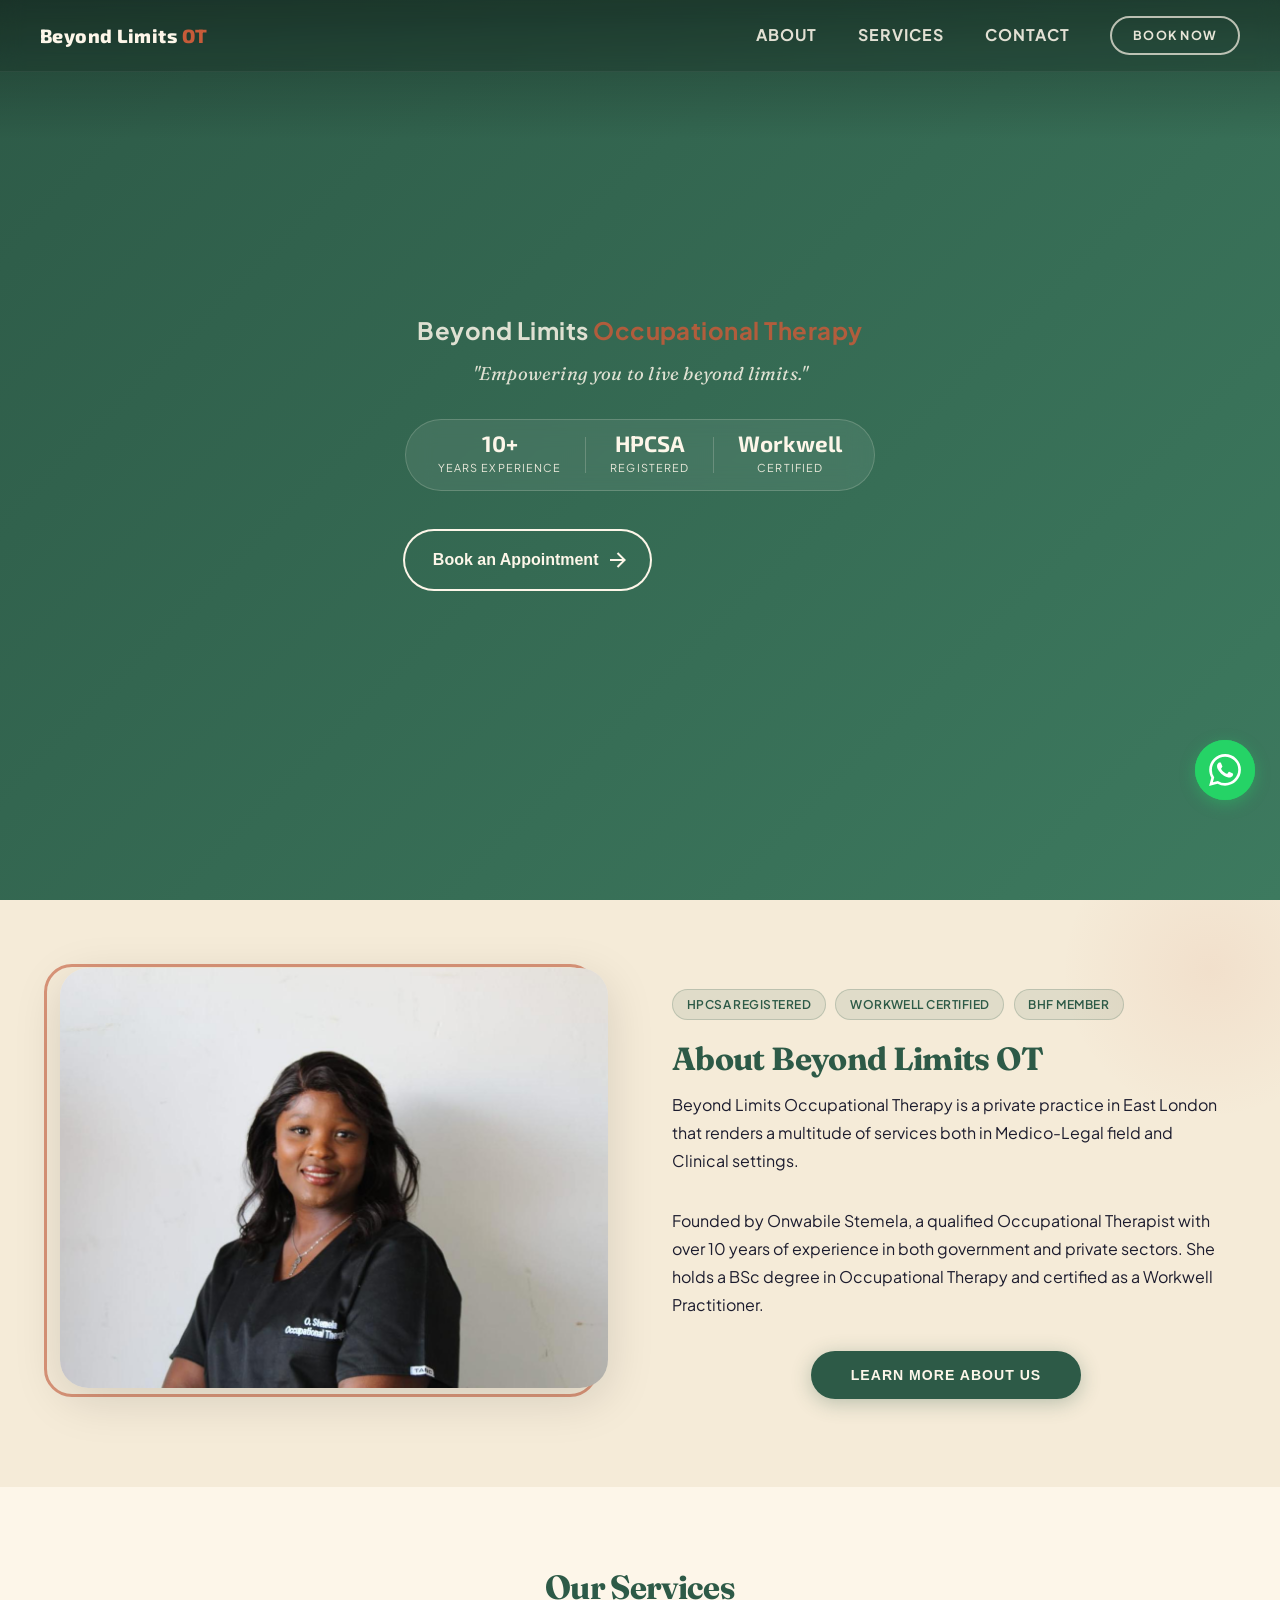
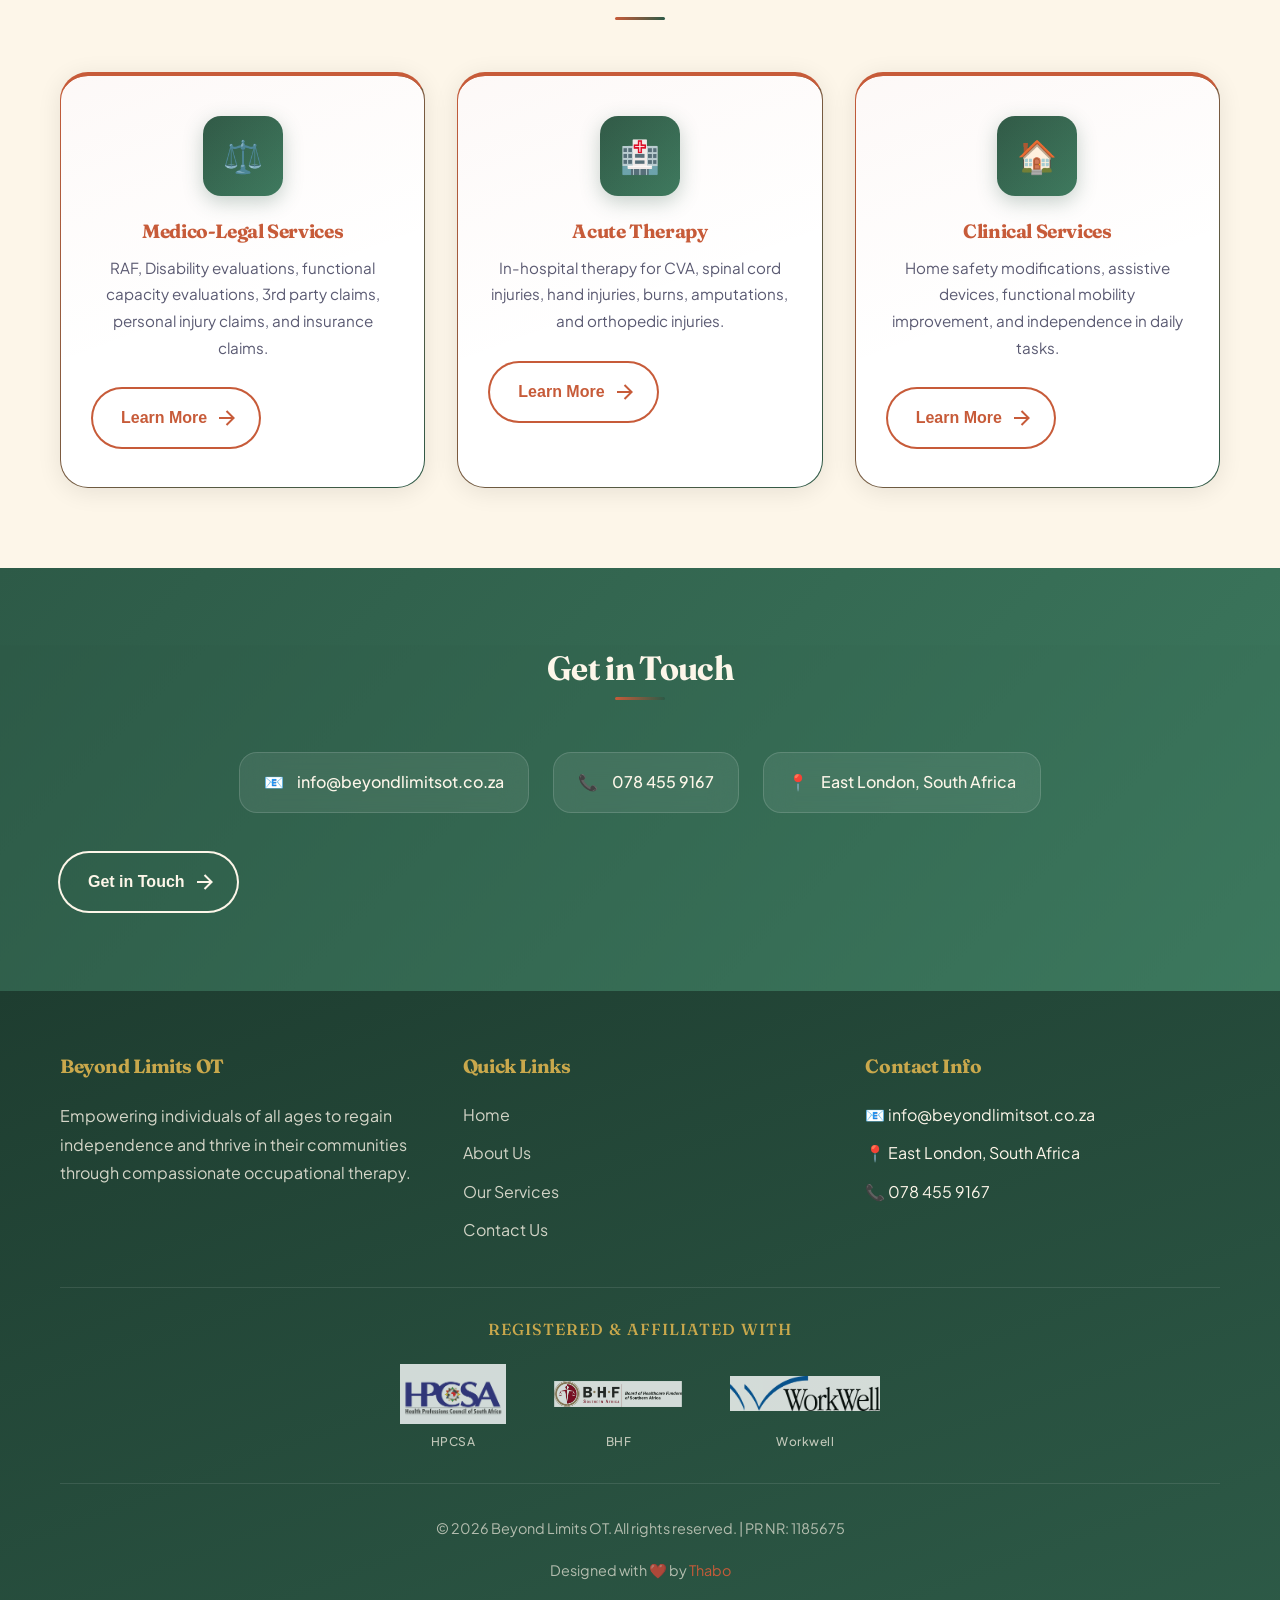
<file: index.html>
<!DOCTYPE html>
<html lang="en">
<head>
    <meta charset="UTF-8">
    <meta name="viewport" content="width=device-width, initial-scale=1.0">
    <meta name="description" content="HPCSA Registered Occupational Therapist in Mthatha & East London. Expert RAF assessments, Functional Capacity Evaluations (FCE), disability reports, stroke rehabilitation. Certified Workwell Practitioner. Book now: 078 455 9167">
    <meta name="keywords" content="Occupational Therapist Mthatha, Occupational Therapist East London, OT near me Eastern Cape, Medico-Legal Occupational Therapist South Africa, RAF Assessment OT, Functional Capacity Evaluation FCE, Disability Evaluation South Africa, Personal Injury Assessment OT, Stroke Rehabilitation East London, Spinal Cord Injury OT, Hand Therapy Eastern Cape, Burns Rehabilitation, Workwell Practitioner South Africa, HPCSA Registered OT, Third Party Claims Assessment, Insurance Claims OT, Medical Negligence OT Report, ADL Assessment, Home Safety Assessment OT, Assistive Devices Occupational Therapy, Wheelchair Assessment, CVA Rehabilitation Mthatha">
    <meta name="author" content="Onwabile Stemela - Beyond Limits Occupational Therapy">
    <meta name="robots" content="index, follow, max-snippet:-1, max-image-preview:large, max-video-preview:-1">
    <meta name="googlebot" content="index, follow">
    <meta name="geo.region" content="ZA-EC">
    <meta name="geo.placename" content="East London, Mthatha, Eastern Cape">
    <meta name="geo.position" content="-33.0153;27.9116">
    <meta name="ICBM" content="-33.0153, 27.9116">
    <link rel="canonical" href="https://www.beyondlimitsot.co.za/">
    
    <!-- Open Graph / Facebook -->
    <meta property="og:type" content="website">
    <meta property="og:url" content="https://www.beyondlimitsot.co.za/">
    <meta property="og:title" content="Occupational Therapist Mthatha & East London | RAF & FCE Assessments | Beyond Limits OT">
    <meta property="og:description" content="Expert Medico-Legal OT: RAF assessments, Functional Capacity Evaluations, disability reports. Clinical OT: stroke rehab, spinal injuries, hand therapy. HPCSA registered, 10+ years experience. Call 078 455 9167">
    <meta property="og:image" content="https://www.beyondlimitsot.co.za/assets/Onwabile.jpeg">
    <meta property="og:image:width" content="1200">
    <meta property="og:image:height" content="630">
    <meta property="og:locale" content="en_ZA">
    <meta property="og:site_name" content="Beyond Limits Occupational Therapy">
    
    <!-- Twitter -->
    <meta name="twitter:card" content="summary_large_image">
    <meta name="twitter:url" content="https://www.beyondlimitsot.co.za/">
    <meta name="twitter:title" content="Occupational Therapist Mthatha & East London | Beyond Limits OT">
    <meta name="twitter:description" content="HPCSA Registered OT specializing in RAF assessments, FCEs, disability evaluations, stroke & spinal cord injury rehabilitation. Eastern Cape.">
    <meta name="twitter:image" content="https://www.beyondlimitsot.co.za/assets/Onwabile.jpeg">
    
    <!-- Additional SEO Meta Tags -->
    <meta name="theme-color" content="#2D5A47">
    <meta name="msapplication-TileColor" content="#2D5A47">
    <meta name="format-detection" content="telephone=yes">
    <meta name="mobile-web-app-capable" content="yes">
    <meta name="apple-mobile-web-app-capable" content="yes">
    <meta name="apple-mobile-web-app-status-bar-style" content="default">
    <meta name="apple-mobile-web-app-title" content="Beyond Limits OT">
    
    <title>Occupational Therapist Mthatha & East London | RAF Assessments & FCE | Beyond Limits OT</title>
    <link rel="preconnect" href="https://fonts.googleapis.com">
    <link rel="preconnect" href="https://fonts.gstatic.com" crossorigin>
    <link href="https://fonts.googleapis.com/css2?family=Fraunces:ital,opsz,wght@0,9..144,600;0,9..144,700;1,9..144,400&family=Plus+Jakarta+Sans:wght@400;500;600;700&family=Exo+2:wght@700;800&display=swap" rel="stylesheet">
    <link rel="apple-touch-icon" sizes="180x180" href="/apple-touch-icon.png">
    <link rel="icon" type="image/png" sizes="32x32" href="/favicon-32x32.png">
    <link rel="icon" type="image/png" sizes="16x16" href="/favicon-16x16.png">
    <link rel="manifest" href="/site.webmanifest">
    <link rel="stylesheet" href="css/styles.css?v=12127e3">
    
    <!-- Schema.org Local Business + Medical Business Markup -->
    <script type="application/ld+json">
    {
        "@context": "https://schema.org",
        "@type": "MedicalBusiness",
        "@id": "https://www.beyondlimitsot.co.za/#organization",
        "name": "Beyond Limits Occupational Therapy",
        "alternateName": ["Beyond Limits OT", "BLOT"],
        "description": "Expert occupational therapy practice specializing in medico-legal assessments (RAF, FCE, disability evaluations) and clinical rehabilitation (stroke, spinal cord injuries, hand therapy) serving Mthatha, East London and the Eastern Cape.",
        "url": "https://www.beyondlimitsot.co.za",
        "telephone": "+27784559167",
        "email": "info@beyondlimitsot.co.za",
        "priceRange": "$$",
        "image": "https://www.beyondlimitsot.co.za/assets/Onwabile.jpeg",
        "logo": "https://www.beyondlimitsot.co.za/assets/logos/logo.png",
        "founder": {
            "@type": "Person",
            "name": "Onwabile Stemela",
            "jobTitle": "Occupational Therapist",
            "description": "HPCSA registered Occupational Therapist with over 10 years experience. BSc in Occupational Therapy, Certified Workwell Practitioner specializing in Functional Capacity Evaluations.",
            "knowsAbout": ["Medico-Legal Assessments", "RAF Claims", "Functional Capacity Evaluations", "Stroke Rehabilitation", "Spinal Cord Injury Rehabilitation", "Hand Therapy", "Disability Evaluations"]
        },
        "address": [
            {
                "@type": "PostalAddress",
                "addressLocality": "East London",
                "addressRegion": "Eastern Cape",
                "addressCountry": "ZA"
            },
            {
                "@type": "PostalAddress",
                "addressLocality": "Mthatha",
                "addressRegion": "Eastern Cape",
                "addressCountry": "ZA"
            }
        ],
        "geo": {
            "@type": "GeoCoordinates",
            "latitude": "-33.0153",
            "longitude": "27.9116"
        },
        "areaServed": [
            {"@type": "City", "name": "East London"},
            {"@type": "City", "name": "Mthatha"},
            {"@type": "City", "name": "Butterworth"},
            {"@type": "City", "name": "Komani"},
            {"@type": "City", "name": "Queenstown"},
            {"@type": "State", "name": "Eastern Cape"}
        ],
        "openingHoursSpecification": [
            {
                "@type": "OpeningHoursSpecification",
                "dayOfWeek": ["Monday", "Tuesday", "Wednesday", "Thursday", "Friday"],
                "opens": "08:00",
                "closes": "17:00"
            }
        ],
        "medicalSpecialty": ["Occupational Therapy", "Physical Medicine and Rehabilitation"],
        "availableService": [
            {
                "@type": "MedicalProcedure",
                "name": "RAF Assessment",
                "description": "Comprehensive Road Accident Fund occupational therapy assessment for personal injury claims"
            },
            {
                "@type": "MedicalProcedure",
                "name": "Functional Capacity Evaluation",
                "description": "Workwell-certified FCE assessment measuring ability to perform work-related tasks"
            },
            {
                "@type": "MedicalProcedure",
                "name": "Disability Evaluation",
                "description": "Assessment of functional limitations for insurance and employment purposes"
            },
            {
                "@type": "MedicalProcedure",
                "name": "Stroke Rehabilitation",
                "description": "CVA rehabilitation focusing on regaining independence in daily activities"
            },
            {
                "@type": "MedicalProcedure",
                "name": "Spinal Cord Injury Rehabilitation",
                "description": "Occupational therapy for spinal cord injury patients"
            },
            {
                "@type": "MedicalProcedure",
                "name": "Hand Therapy",
                "description": "Specialized therapy for hand injuries and conditions"
            }
        ],
        "hasCredential": [
            {
                "@type": "EducationalOccupationalCredential",
                "credentialCategory": "Professional License",
                "name": "HPCSA Registration",
                "identifier": "PR NR: 1185675",
                "recognizedBy": {"@type": "Organization", "name": "Health Professions Council of South Africa"}
            },
            {
                "@type": "EducationalOccupationalCredential",
                "credentialCategory": "Certification",
                "name": "Workwell Practitioner Certification",
                "recognizedBy": {"@type": "Organization", "name": "Workwell"}
            },
            {
                "@type": "EducationalOccupationalCredential",
                "credentialCategory": "Membership",
                "name": "Board of Healthcare Funders Member",
                "recognizedBy": {"@type": "Organization", "name": "BHF"}
            }
        ],
        "paymentAccepted": ["Cash", "Credit Card", "Medical Aid", "Attorney Undertaking"],
        "currenciesAccepted": "ZAR"
    }
    </script>
</head>
<body>
    <!-- Hero with Sticky Nav -->
    <section class="et-hero-tabs">
        <div class="hero-content">
            <div class="logo-text">Beyond Limits <span>Occupational Therapy</span></div>
            <!-- <h1>Welcome to Beyond Limits OT</h1> -->
            <p class="tagline">"Empowering you to live beyond limits."</p>
            <div class="hero-stats">
                <div class="hero-stat">
                    <span class="stat-number">10+</span>
                    <span class="stat-label">Years Experience</span>
                </div>
                <div class="hero-stat-divider"></div>
                <div class="hero-stat">
                    <span class="stat-number">HPCSA</span>
                    <span class="stat-label">Registered</span>
                </div>
                <div class="hero-stat-divider"></div>
                <div class="hero-stat">
                    <span class="stat-number">Workwell</span>
                    <span class="stat-label">Certified</span>
                </div>
            </div>
            <a href="contact.html#contact-form" style="text-decoration: none;">
                <button class="animated-button">
                    <svg viewBox="0 0 24 24" class="arr-2" xmlns="http://www.w3.org/2000/svg">
                        <path d="M16.1716 10.9999L10.8076 5.63589L12.2218 4.22168L20 11.9999L12.2218 19.778L10.8076 18.3638L16.1716 12.9999H4V10.9999H16.1716Z"></path>
                    </svg>
                    <span class="text">Book an Appointment</span>
                    <span class="circle"></span>
                    <svg viewBox="0 0 24 24" class="arr-1" xmlns="http://www.w3.org/2000/svg">
                        <path d="M16.1716 10.9999L10.8076 5.63589L12.2218 4.22168L20 11.9999L12.2218 19.778L10.8076 18.3638L16.1716 12.9999H4V10.9999H16.1716Z"></path>
                    </svg>
                </button>
            </a>
        </div>
        <div class="et-hero-tabs-container">
            <a href="index.html" class="nav-logo">Beyond Limits <span>OT</span></a>
            <div class="nav-right">
                <div class="nav-links">
                    <a class="et-hero-tab" href="about.html">About</a>
                    <a class="et-hero-tab" href="services.html">Services</a>
                    <a class="et-hero-tab" href="contact.html">Contact</a>
                </div>
                <a href="contact.html#contact-form" class="nav-cta">Book Now</a>
                <button class="hamburger" id="hamburger">
                    <span></span>
                    <span></span>
                    <span></span>
                </button>
            </div>
        </div>
    </section>

    <!-- About Preview Section -->
    <section class="about-preview">
        <div class="container">
            <div class="about-content">
                <div class="about-image slide-in-left">
                    <img src="assets/Onwabile2.jpeg" alt="Onwabile Stemela, HPCSA Registered Occupational Therapist providing therapy services in Mthatha and East London">
                </div>
                <div class="about-text slide-in-right">
                    <div class="credential-chips">
                        <span class="chip">HPCSA Registered</span>
                        <span class="chip">Workwell Certified</span>
                        <span class="chip">BHF Member</span>
                    </div>
                    <h2>About Beyond Limits OT</h2>
                    <p>Beyond Limits Occupational Therapy is a private practice in East London that renders a multitude of services both in Medico-Legal field and Clinical settings.</p>
                    <p>Founded by Onwabile Stemela, a qualified Occupational Therapist with over 10 years of experience in both government and private sectors. She holds a BSc degree in Occupational Therapy and certified as a Workwell Practitioner.</p>
                    <a href="about.html" style="text-decoration: none; display: block; text-align: center;">
                        <button class="ripple-button">
                            <i class="ripple-animation"></i>Learn More About Us<i class="ripple-animation"></i>
                        </button>
                    </a>
                </div>
            </div>
        </div>
    </section>

    <!-- Services Preview Section -->
    <section class="services-preview">
        <div class="container">
            <div class="section-title fade-in-up">
                <h2>Our Services</h2>
            </div>
            <div class="services-grid stagger-container">
                <div class="service-card stagger-item">
                    <div class="service-icon">⚖️</div>
                    <h3>Medico-Legal Services</h3>
                    <p>RAF, Disability evaluations, functional capacity evaluations, 3rd party claims, personal injury claims, and insurance claims.</p>
                    <a href="services.html#medico-legal" style="text-decoration: none;">
                        <button class="animated-button btn-alt">
                            <svg viewBox="0 0 24 24" class="arr-2" xmlns="http://www.w3.org/2000/svg">
                                <path d="M16.1716 10.9999L10.8076 5.63589L12.2218 4.22168L20 11.9999L12.2218 19.778L10.8076 18.3638L16.1716 12.9999H4V10.9999H16.1716Z"></path>
                            </svg>
                            <span class="text">Learn More</span>
                            <span class="circle"></span>
                            <svg viewBox="0 0 24 24" class="arr-1" xmlns="http://www.w3.org/2000/svg">
                                <path d="M16.1716 10.9999L10.8076 5.63589L12.2218 4.22168L20 11.9999L12.2218 19.778L10.8076 18.3638L16.1716 12.9999H4V10.9999H16.1716Z"></path>
                            </svg>
                        </button>
                    </a>
                </div>
                <div class="service-card stagger-item">
                    <div class="service-icon">🏥</div>
                    <h3>Acute Therapy</h3>
                    <p>In-hospital therapy for CVA, spinal cord injuries, hand injuries, burns, amputations, and orthopedic injuries.</p>
                    <a href="services.html#acute-therapy" style="text-decoration: none;">
                        <button class="animated-button btn-alt">
                            <svg viewBox="0 0 24 24" class="arr-2" xmlns="http://www.w3.org/2000/svg">
                                <path d="M16.1716 10.9999L10.8076 5.63589L12.2218 4.22168L20 11.9999L12.2218 19.778L10.8076 18.3638L16.1716 12.9999H4V10.9999H16.1716Z"></path>
                            </svg>
                            <span class="text">Learn More</span>
                            <span class="circle"></span>
                            <svg viewBox="0 0 24 24" class="arr-1" xmlns="http://www.w3.org/2000/svg">
                                <path d="M16.1716 10.9999L10.8076 5.63589L12.2218 4.22168L20 11.9999L12.2218 19.778L10.8076 18.3638L16.1716 12.9999H4V10.9999H16.1716Z"></path>
                            </svg>
                        </button>
                    </a>
                </div>
                <div class="service-card stagger-item">
                    <div class="service-icon">🏠</div>
                    <h3>Clinical Services</h3>
                    <p>Home safety modifications, assistive devices, functional mobility improvement, and independence in daily tasks.</p>
                    <a href="services.html#clinical" style="text-decoration: none;">
                        <button class="animated-button btn-alt">
                            <svg viewBox="0 0 24 24" class="arr-2" xmlns="http://www.w3.org/2000/svg">
                                <path d="M16.1716 10.9999L10.8076 5.63589L12.2218 4.22168L20 11.9999L12.2218 19.778L10.8076 18.3638L16.1716 12.9999H4V10.9999H16.1716Z"></path>
                            </svg>
                            <span class="text">Learn More</span>
                            <span class="circle"></span>
                            <svg viewBox="0 0 24 24" class="arr-1" xmlns="http://www.w3.org/2000/svg">
                                <path d="M16.1716 10.9999L10.8076 5.63589L12.2218 4.22168L20 11.9999L12.2218 19.778L10.8076 18.3638L16.1716 12.9999H4V10.9999H16.1716Z"></path>
                            </svg>
                        </button>
                    </a>
                </div>
            </div>
        </div>
    </section>

    <!-- Contact Preview Section -->
    <section class="contact-preview parallax-section">
        <div class="parallax-bg" style="background: linear-gradient(135deg, #2D5A47 0%, #3D7A5F 100%);"></div>
        <div class="container parallax-content">
            <div class="section-title scale-in">
                <h2>Get in Touch</h2>
            </div>
            <div class="contact-info">
                <div class="contact-item">
                    <span>📧</span>
                    <span>info@beyondlimitsot.co.za</span>
                </div>
                <div class="contact-item">
                    <span>📞</span>
                    <span>078 455 9167</span>
                </div>
                <div class="contact-item">
                    <span>📍</span>
                    <span>East London, South Africa</span>
                </div>
            </div>
            <a href="contact.html" style="text-decoration: none;">
                <button class="animated-button">
                    <svg viewBox="0 0 24 24" class="arr-2" xmlns="http://www.w3.org/2000/svg">
                        <path d="M16.1716 10.9999L10.8076 5.63589L12.2218 4.22168L20 11.9999L12.2218 19.778L10.8076 18.3638L16.1716 12.9999H4V10.9999H16.1716Z"></path>
                    </svg>
                    <span class="text">Get in Touch</span>
                    <span class="circle"></span>
                    <svg viewBox="0 0 24 24" class="arr-1" xmlns="http://www.w3.org/2000/svg">
                        <path d="M16.1716 10.9999L10.8076 5.63589L12.2218 4.22168L20 11.9999L12.2218 19.778L10.8076 18.3638L16.1716 12.9999H4V10.9999H16.1716Z"></path>
                    </svg>
                </button>
            </a>
        </div>
    </section>

    <!-- Footer -->
    <footer>
        <div class="container">
            <div class="footer-content">
                <div class="footer-section">
                    <h4>Beyond Limits OT</h4>
                    <p>Empowering individuals of all ages to regain independence and thrive in their communities through compassionate occupational therapy.</p>
                </div>
                <div class="footer-section">
                    <h4>Quick Links</h4>
                    <ul>
                        <li><a href="index.html">Home</a></li>
                        <li><a href="about.html">About Us</a></li>
                        <li><a href="services.html">Our Services</a></li>
                        <li><a href="contact.html">Contact Us</a></li>
                    </ul>
                </div>
                <div class="footer-section">
                    <h4>Contact Info</h4>
                    <ul>
                        <li>📧 info@beyondlimitsot.co.za</li>
                        <li>📍 East London, South Africa</li>
                        <li>📞 078 455 9167</li>
                    </ul>
                </div>
            </div>
            <div class="footer-affiliations">
                <h4>Registered & Affiliated With</h4>
                <div class="affiliation-logos">
                    <a href="https://www.hpcsa.co.za" target="_blank" rel="noopener noreferrer" class="affiliation-item" title="Health Professions Council of South Africa">
                        <img src="assets/logos/hpcsa-logo.png" alt="Health Professions Council of South Africa (HPCSA) - Registered Member">
                        <span>HPCSA</span>
                    </a>
                    <a href="https://bhfglobal.com" target="_blank" rel="noopener noreferrer" class="affiliation-item" title="Board of Healthcare Funders">
                        <img src="assets/logos/Board-of-Health-Funders-logo@2x.png" alt="Board of Healthcare Funders (BHF) - Registered Practice">
                        <span>BHF</span>
                    </a>
                    <a href="https://www.workwell.co.za" target="_blank" rel="noopener noreferrer" class="affiliation-item" title="Workwell">
                        <img src="assets/logos/workwell-logo.png" alt="Workwell Certified Practitioner - Functional Capacity Evaluation Specialist">
                        <span>Workwell</span>
                    </a>
                </div>
            </div>
            <div class="footer-bottom">
                <p>&copy; <span id="year"></span> Beyond Limits OT. All rights reserved. | PR NR: 1185675</p>
                <p>Designed with ❤️ by <a href="https://github.com/thaboxan" target="_blank">Thabo</a></p>
            </div>
        </div>
    </footer>

    <!-- WhatsApp Floating Button -->
    <a href="https://wa.me/27615814531?text=Hi%20Beyond%20Limits%20OT!%20I%27d%20like%20to%20inquire%20about%20your%20services." class="whatsapp-float" target="_blank" rel="noopener noreferrer" aria-label="Chat on WhatsApp">
        <svg xmlns="http://www.w3.org/2000/svg" viewBox="0 0 24 24" fill="currentColor">
            <path d="M17.472 14.382c-.297-.149-1.758-.867-2.03-.967-.273-.099-.471-.148-.67.15-.197.297-.767.966-.94 1.164-.173.199-.347.223-.644.075-.297-.15-1.255-.463-2.39-1.475-.883-.788-1.48-1.761-1.653-2.059-.173-.297-.018-.458.13-.606.134-.133.298-.347.446-.52.149-.174.198-.298.298-.497.099-.198.05-.371-.025-.52-.075-.149-.669-1.612-.916-2.207-.242-.579-.487-.5-.669-.51-.173-.008-.371-.01-.57-.01-.198 0-.52.074-.792.372-.272.297-1.04 1.016-1.04 2.479 0 1.462 1.065 2.875 1.213 3.074.149.198 2.096 3.2 5.077 4.487.709.306 1.262.489 1.694.625.712.227 1.36.195 1.871.118.571-.085 1.758-.719 2.006-1.413.248-.694.248-1.289.173-1.413-.074-.124-.272-.198-.57-.347m-5.421 7.403h-.004a9.87 9.87 0 01-5.031-1.378l-.361-.214-3.741.982.998-3.648-.235-.374a9.86 9.86 0 01-1.51-5.26c.001-5.45 4.436-9.884 9.888-9.884 2.64 0 5.122 1.03 6.988 2.898a9.825 9.825 0 012.893 6.994c-.003 5.45-4.437 9.884-9.885 9.884m8.413-18.297A11.815 11.815 0 0012.05 0C5.495 0 .16 5.335.157 11.892c0 2.096.547 4.142 1.588 5.945L.057 24l6.305-1.654a11.882 11.882 0 005.683 1.448h.005c6.554 0 11.89-5.335 11.893-11.893a11.821 11.821 0 00-3.48-8.413z"/>
        </svg>
    </a>

    <script src="js/main.js?v=12127e3"></script>
</body>
</html>
</file>
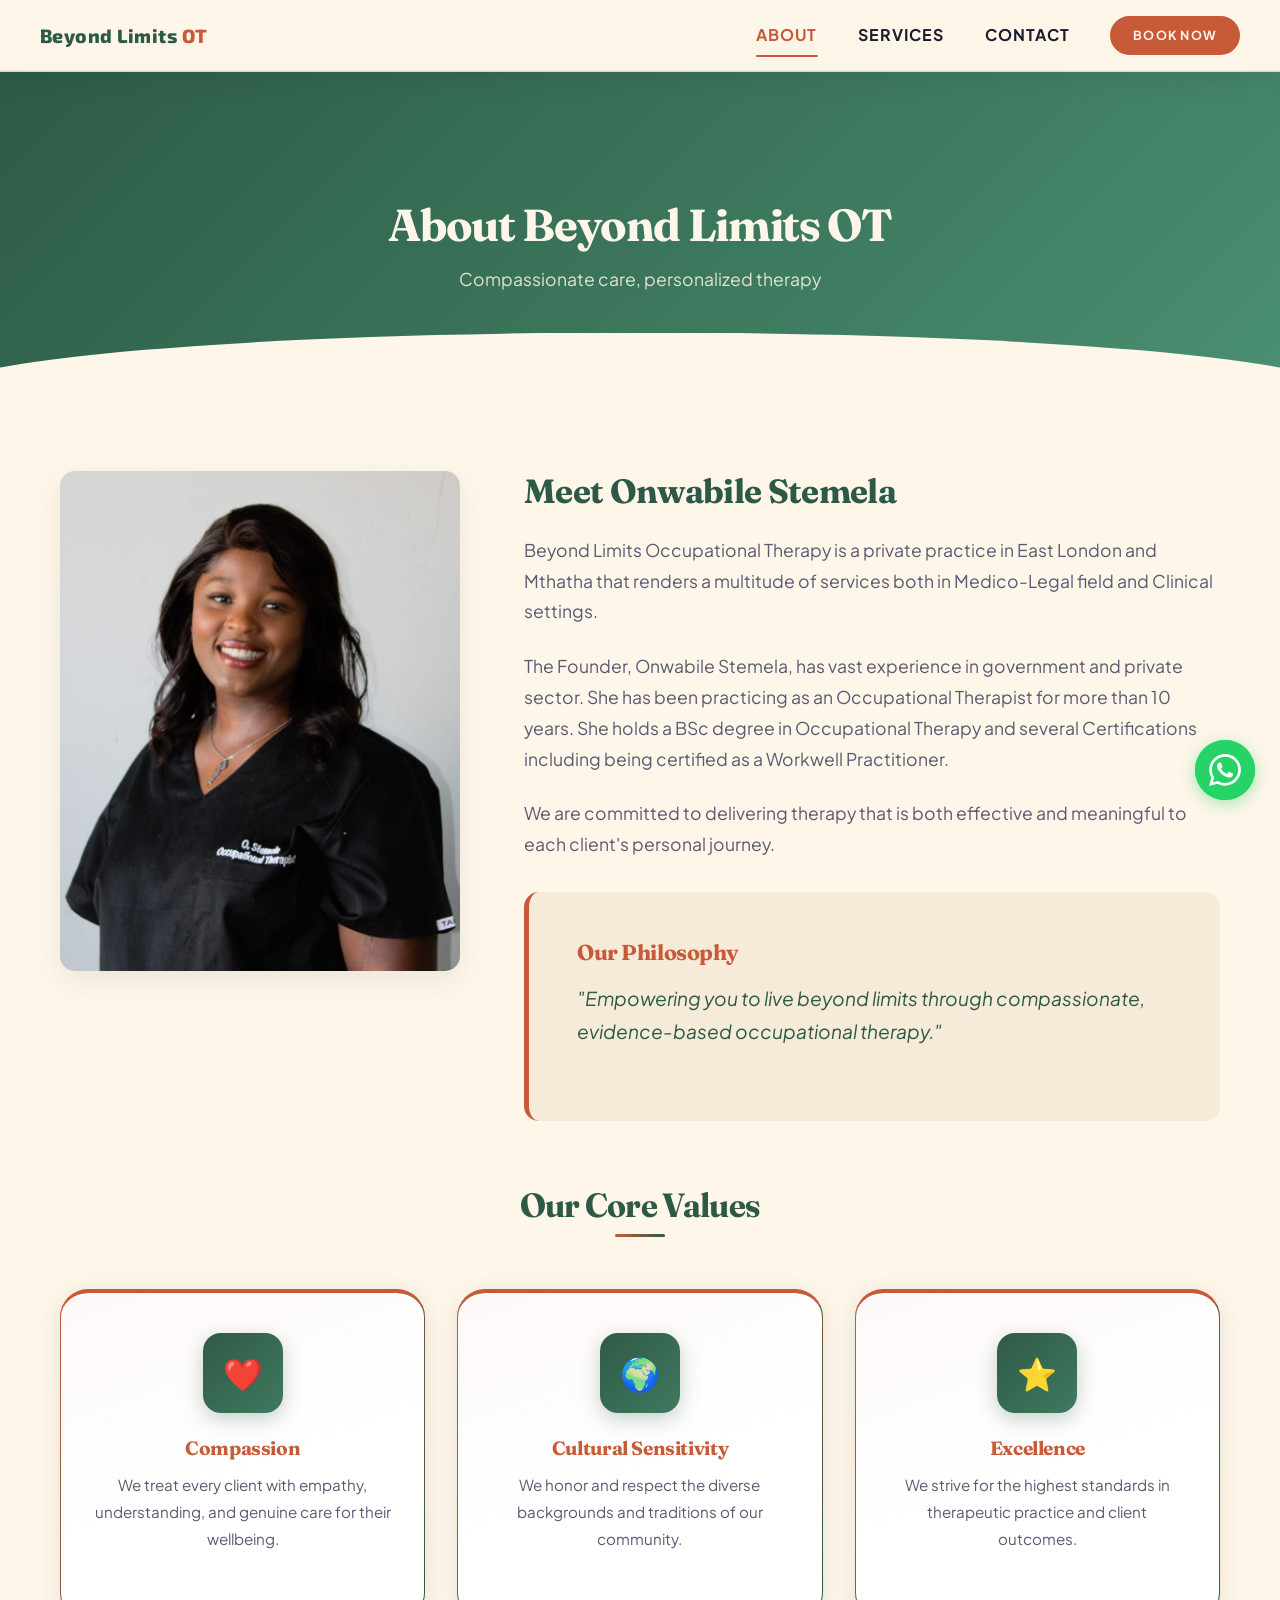
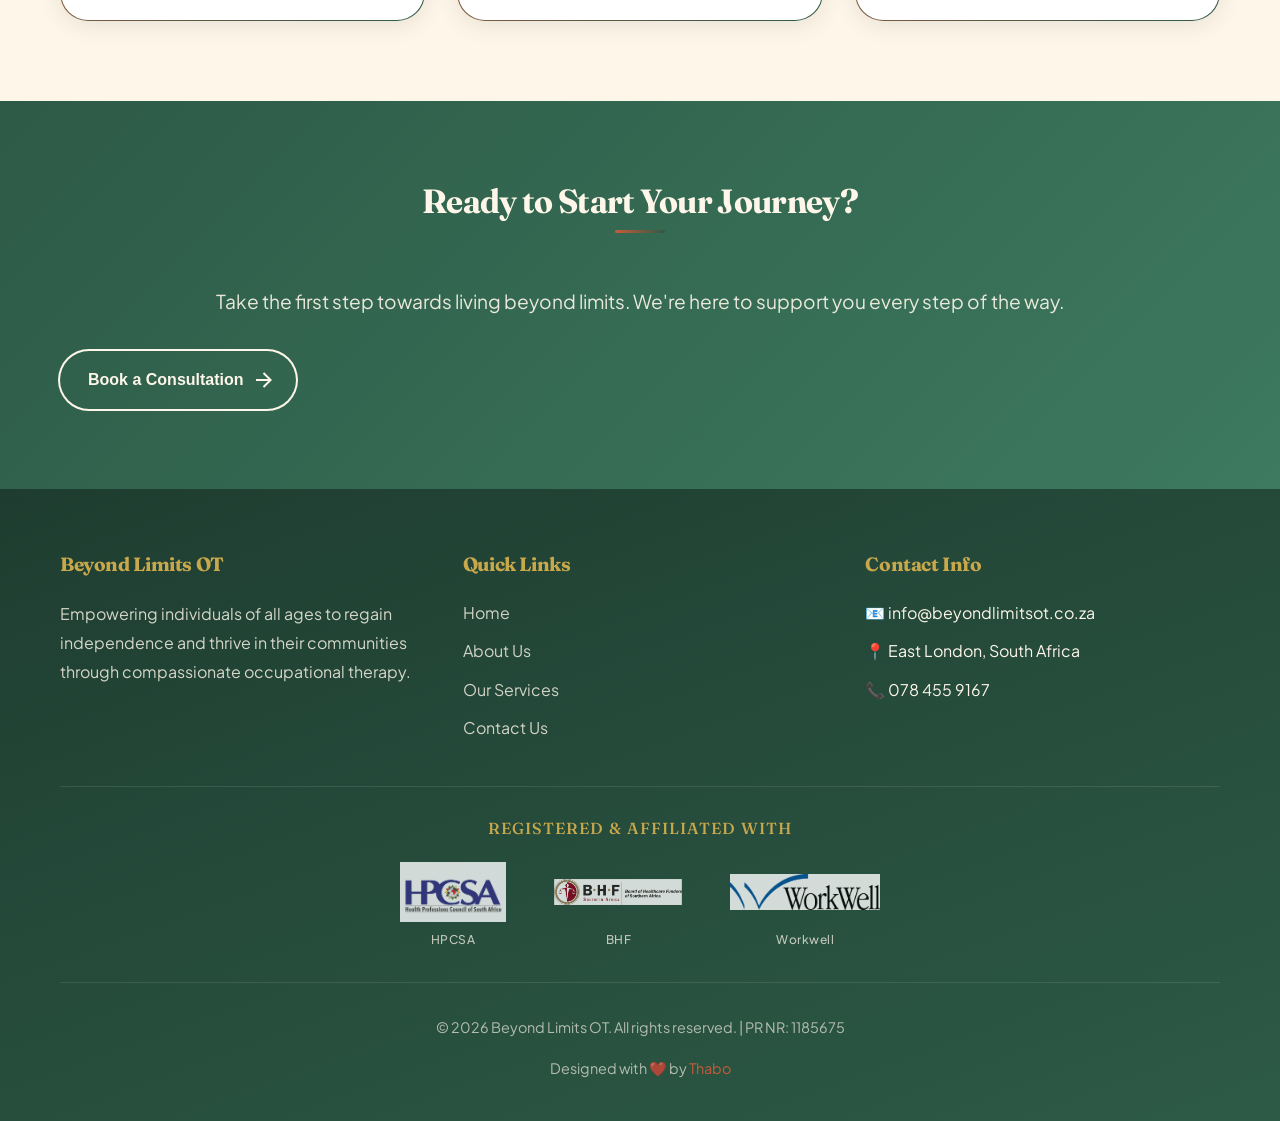
<file: about.html>
<!DOCTYPE html>
<html lang="en">
<head>
    <meta charset="UTF-8">
    <meta name="viewport" content="width=device-width, initial-scale=1.0">
    <meta name="description" content="Meet Onwabile Stemela - HPCSA Registered Occupational Therapist (PR NR: 1185675) with 10+ years experience. BSc OT, Certified Workwell Practitioner for FCE assessments. Serving Mthatha, East London & Eastern Cape.">
    <meta name="keywords" content="Onwabile Stemela Occupational Therapist, HPCSA Registered OT Eastern Cape, Workwell Certified Practitioner South Africa, FCE Assessor Mthatha, Female Occupational Therapist East London, Black Woman OT Eastern Cape, Experienced OT South Africa, BSc Occupational Therapy, Board of Healthcare Funders OT, BHF Registered Therapist">
    <meta name="author" content="Onwabile Stemela - Beyond Limits Occupational Therapy">
    <meta name="robots" content="index, follow, max-snippet:-1, max-image-preview:large">
    <link rel="canonical" href="https://www.beyondlimitsot.co.za/about.html">
    
    <!-- Open Graph / Facebook -->
    <meta property="og:type" content="profile">
    <meta property="og:url" content="https://www.beyondlimitsot.co.za/about.html">
    <meta property="og:title" content="Onwabile Stemela | HPCSA Registered Occupational Therapist | Beyond Limits OT">
    <meta property="og:description" content="10+ years experience in medico-legal & clinical OT. BSc Occupational Therapy, Certified Workwell Practitioner. Specializing in RAF assessments, FCEs, stroke & spinal cord injury rehabilitation.">
    <meta property="og:image" content="https://www.beyondlimitsot.co.za/assets/Onwabile.jpeg">
    <meta property="og:image:width" content="1200">
    <meta property="og:image:height" content="630">
    <meta property="og:locale" content="en_ZA">
    <meta property="og:site_name" content="Beyond Limits Occupational Therapy">
    <meta property="profile:first_name" content="Onwabile">
    <meta property="profile:last_name" content="Stemela">
    
    <!-- Twitter -->
    <meta name="twitter:card" content="summary_large_image">
    <meta name="twitter:url" content="https://www.beyondlimitsot.co.za/about.html">
    <meta name="twitter:title" content="Onwabile Stemela | Occupational Therapist | Beyond Limits OT">
    <meta name="twitter:description" content="HPCSA Registered OT with 10+ years experience. Certified Workwell Practitioner. Mthatha & East London.">
    <meta name="twitter:image" content="https://www.beyondlimitsot.co.za/assets/Onwabile.jpeg">
    
    <meta name="theme-color" content="#2D5A47">
    
    <title>Onwabile Stemela - HPCSA Registered Occupational Therapist | Beyond Limits OT</title>
    <link rel="preconnect" href="https://fonts.googleapis.com">
    <link rel="preconnect" href="https://fonts.gstatic.com" crossorigin>
    <link href="https://fonts.googleapis.com/css2?family=Fraunces:ital,opsz,wght@0,9..144,600;0,9..144,700;1,9..144,400&family=Plus+Jakarta+Sans:wght@400;500;600;700&family=Exo+2:wght@700;800&display=swap" rel="stylesheet">
    <link rel="apple-touch-icon" sizes="180x180" href="/apple-touch-icon.png">
    <link rel="icon" type="image/png" sizes="32x32" href="/favicon-32x32.png">
    <link rel="icon" type="image/png" sizes="16x16" href="/favicon-16x16.png">
    <link rel="manifest" href="/site.webmanifest">
    <link rel="stylesheet" href="css/styles.css?v=12127e3">
    
    <!-- Schema.org Person Markup for E-E-A-T -->
    <script type="application/ld+json">
    {
        "@context": "https://schema.org",
        "@type": "Person",
        "@id": "https://beyondlimitsot.co.za/#founder",
        "name": "Onwabile Stemela",
        "givenName": "Onwabile",
        "familyName": "Stemela",
        "jobTitle": "Occupational Therapist",
        "description": "HPCSA registered Occupational Therapist with over 10 years of experience in both government and private healthcare sectors. BSc in Occupational Therapy, Certified Workwell Practitioner specializing in Functional Capacity Evaluations and medico-legal assessments.",
        "image": "https://www.beyondlimitsot.co.za/assets/Onwabile.jpeg",
        "url": "https://www.beyondlimitsot.co.za/about.html",
        "worksFor": {
            "@type": "MedicalBusiness",
            "name": "Beyond Limits Occupational Therapy",
            "url": "https://www.beyondlimitsot.co.za"
        },
        "hasCredential": [
            {
                "@type": "EducationalOccupationalCredential",
                "credentialCategory": "degree",
                "name": "BSc Occupational Therapy"
            },
            {
                "@type": "EducationalOccupationalCredential",
                "credentialCategory": "license",
                "name": "HPCSA Registration",
                "identifier": "PR NR: 1185675",
                "recognizedBy": {
                    "@type": "Organization",
                    "name": "Health Professions Council of South Africa",
                    "url": "https://www.hpcsa.co.za"
                }
            },
            {
                "@type": "EducationalOccupationalCredential",
                "credentialCategory": "certification",
                "name": "Certified Workwell Practitioner",
                "recognizedBy": {
                    "@type": "Organization",
                    "name": "Workwell",
                    "url": "https://www.workwell.co.za"
                }
            }
        ],
        "knowsAbout": [
            "Medico-Legal Assessments",
            "RAF Claims Assessment",
            "Functional Capacity Evaluations",
            "Disability Evaluations",
            "Personal Injury Claims",
            "Stroke Rehabilitation",
            "Spinal Cord Injury Rehabilitation",
            "Hand Therapy",
            "Burns Rehabilitation",
            "Amputation Rehabilitation",
            "Activities of Daily Living Assessment",
            "Assistive Device Prescription"
        ],
        "workLocation": [
            {
                "@type": "Place",
                "name": "East London, Eastern Cape"
            },
            {
                "@type": "Place",
                "name": "Mthatha, Eastern Cape"
            }
        ]
    }
    </script>
</head>
<body>
    <!-- Sticky Nav -->
    <div class="et-hero-tabs-container et-hero-tabs-container--top">
        <a href="index.html" class="nav-logo">Beyond Limits <span>OT</span></a>
        <div class="nav-right">
            <div class="nav-links">
                <a class="et-hero-tab active" href="about.html">About</a>
                <a class="et-hero-tab" href="services.html">Services</a>
                <a class="et-hero-tab" href="contact.html">Contact</a>
            </div>
            <a href="contact.html#contact-form" class="nav-cta">Book Now</a>
            <button class="hamburger" id="hamburger">
                <span></span>
                <span></span>
                <span></span>
            </button>
        </div>
    </div>

    <!-- Page Header -->
    <section class="page-header">
        <div class="container">
            <h1>About Beyond Limits OT</h1>
            <p>Compassionate care, personalized therapy</p>
        </div>
    </section>

    <!-- About Full Section -->
    <section class="about-full">
        <div class="container">
            <div class="profile-section">
                <div class="profile-image">
                    <img src="assets/Onwabile.jpeg" alt="Onwabile Stemela - HPCSA Registered Occupational Therapist with 10+ years experience, founder of Beyond Limits OT">
                </div>
                <div class="profile-text">
                    <h2>Meet Onwabile Stemela</h2>
                    <p>Beyond Limits Occupational Therapy is a private practice in East London and Mthatha that renders a multitude of services both in Medico-Legal field and Clinical settings.</p>
                    <p>The Founder, Onwabile Stemela, has vast experience in government and private sector. She has been practicing as an Occupational Therapist for more than 10 years. She holds a BSc degree in Occupational Therapy and several Certifications including being certified as a Workwell Practitioner.</p>
                    <p>We are committed to delivering therapy that is both effective and meaningful to each client's personal journey.</p>
                    
                    <div class="philosophy">
                        <h3>Our Philosophy</h3>
                        <p>"Empowering you to live beyond limits through compassionate, evidence-based occupational therapy."</p>
                    </div>
                </div>
            </div>

            <div class="values-section" style="margin-top: 4rem;">
                <div class="section-title">
                    <h2>Our Core Values</h2>
                </div>
                <div class="services-grid">
                    <div class="service-card">
                        <div class="service-icon">❤️</div>
                        <h3>Compassion</h3>
                        <p>We treat every client with empathy, understanding, and genuine care for their wellbeing.</p>
                    </div>
                    <div class="service-card">
                        <div class="service-icon">🌍</div>
                        <h3>Cultural Sensitivity</h3>
                        <p>We honor and respect the diverse backgrounds and traditions of our community.</p>
                    </div>
                    <div class="service-card">
                        <div class="service-icon">⭐</div>
                        <h3>Excellence</h3>
                        <p>We strive for the highest standards in therapeutic practice and client outcomes.</p>
                    </div>
                </div>
            </div>
        </div>
    </section>

    <!-- Call to Action -->
    <section class="contact-preview">
        <div class="container">
            <div class="section-title">
                <h2>Ready to Start Your Journey?</h2>
            </div>
            <p style="margin-bottom: 2rem; font-size: 1.2rem;">Take the first step towards living beyond limits. We're here to support you every step of the way.</p>
            <a href="contact.html" style="text-decoration: none;">
                <button class="animated-button">
                    <svg viewBox="0 0 24 24" class="arr-2" xmlns="http://www.w3.org/2000/svg">
                        <path d="M16.1716 10.9999L10.8076 5.63589L12.2218 4.22168L20 11.9999L12.2218 19.778L10.8076 18.3638L16.1716 12.9999H4V10.9999H16.1716Z"></path>
                    </svg>
                    <span class="text">Book a Consultation</span>
                    <span class="circle"></span>
                    <svg viewBox="0 0 24 24" class="arr-1" xmlns="http://www.w3.org/2000/svg">
                        <path d="M16.1716 10.9999L10.8076 5.63589L12.2218 4.22168L20 11.9999L12.2218 19.778L10.8076 18.3638L16.1716 12.9999H4V10.9999H16.1716Z"></path>
                    </svg>
                </button>
            </a>
        </div>
    </section>

    <!-- Footer -->
    <footer>
        <div class="container">
            <div class="footer-content">
                <div class="footer-section">
                    <h4>Beyond Limits OT</h4>
                    <p>Empowering individuals of all ages to regain independence and thrive in their communities through compassionate occupational therapy.</p>
                </div>
                <div class="footer-section">
                    <h4>Quick Links</h4>
                    <ul>
                        <li><a href="index.html">Home</a></li>
                        <li><a href="about.html">About Us</a></li>
                        <li><a href="services.html">Our Services</a></li>
                        <li><a href="contact.html">Contact Us</a></li>
                    </ul>
                </div>
                <div class="footer-section">
                    <h4>Contact Info</h4>
                    <ul>
                        <li>📧 info@beyondlimitsot.co.za</li>
                        <li>📍 East London, South Africa</li>
                        <li>📞 078 455 9167</li>
                    </ul>
                </div>
            </div>
            <div class="footer-affiliations">
                <h4>Registered & Affiliated With</h4>
                <div class="affiliation-logos">
                    <a href="https://www.hpcsa.co.za" target="_blank" rel="noopener noreferrer" class="affiliation-item" title="Health Professions Council of South Africa">
                        <img src="assets/logos/hpcsa-logo.png" alt="Health Professions Council of South Africa (HPCSA) - Registered Member">
                        <span>HPCSA</span>
                    </a>
                    <a href="https://bhfglobal.com" target="_blank" rel="noopener noreferrer" class="affiliation-item" title="Board of Healthcare Funders">
                        <img src="assets/logos/Board-of-Health-Funders-logo@2x.png" alt="Board of Healthcare Funders (BHF) - Registered Practice">
                        <span>BHF</span>
                    </a>
                    <a href="https://www.workwell.co.za" target="_blank" rel="noopener noreferrer" class="affiliation-item" title="Workwell">
                        <img src="assets/logos/workwell-logo.png" alt="Workwell Certified Practitioner - Functional Capacity Evaluation Specialist">
                        <span>Workwell</span>
                    </a>
                </div>
            </div>
            <div class="footer-bottom">
                <p>&copy; <span id="year"></span> Beyond Limits OT. All rights reserved. | PR NR: 1185675</p>
                <p>Designed with ❤️ by <a href="https://github.com/thaboxan" target="_blank">Thabo</a></p>
            </div>
        </div>
    </footer>

    <!-- WhatsApp Floating Button -->
    <a href="https://wa.me/27615814531?text=Hi%20Beyond%20Limits%20OT!%20I%27d%20like%20to%20inquire%20about%20your%20services." class="whatsapp-float" target="_blank" rel="noopener noreferrer" aria-label="Chat on WhatsApp">
        <svg xmlns="http://www.w3.org/2000/svg" viewBox="0 0 24 24" fill="currentColor">
            <path d="M17.472 14.382c-.297-.149-1.758-.867-2.03-.967-.273-.099-.471-.148-.67.15-.197.297-.767.966-.94 1.164-.173.199-.347.223-.644.075-.297-.15-1.255-.463-2.39-1.475-.883-.788-1.48-1.761-1.653-2.059-.173-.297-.018-.458.13-.606.134-.133.298-.347.446-.52.149-.174.198-.298.298-.497.099-.198.05-.371-.025-.52-.075-.149-.669-1.612-.916-2.207-.242-.579-.487-.5-.669-.51-.173-.008-.371-.01-.57-.01-.198 0-.52.074-.792.372-.272.297-1.04 1.016-1.04 2.479 0 1.462 1.065 2.875 1.213 3.074.149.198 2.096 3.2 5.077 4.487.709.306 1.262.489 1.694.625.712.227 1.36.195 1.871.118.571-.085 1.758-.719 2.006-1.413.248-.694.248-1.289.173-1.413-.074-.124-.272-.198-.57-.347m-5.421 7.403h-.004a9.87 9.87 0 01-5.031-1.378l-.361-.214-3.741.982.998-3.648-.235-.374a9.86 9.86 0 01-1.51-5.26c.001-5.45 4.436-9.884 9.888-9.884 2.64 0 5.122 1.03 6.988 2.898a9.825 9.825 0 012.893 6.994c-.003 5.45-4.437 9.884-9.885 9.884m8.413-18.297A11.815 11.815 0 0012.05 0C5.495 0 .16 5.335.157 11.892c0 2.096.547 4.142 1.588 5.945L.057 24l6.305-1.654a11.882 11.882 0 005.683 1.448h.005c6.554 0 11.89-5.335 11.893-11.893a11.821 11.821 0 00-3.48-8.413z"/>
        </svg>
    </a>

    <script src="js/main.js?v=12127e3"></script>
</body>
</html>
</file>
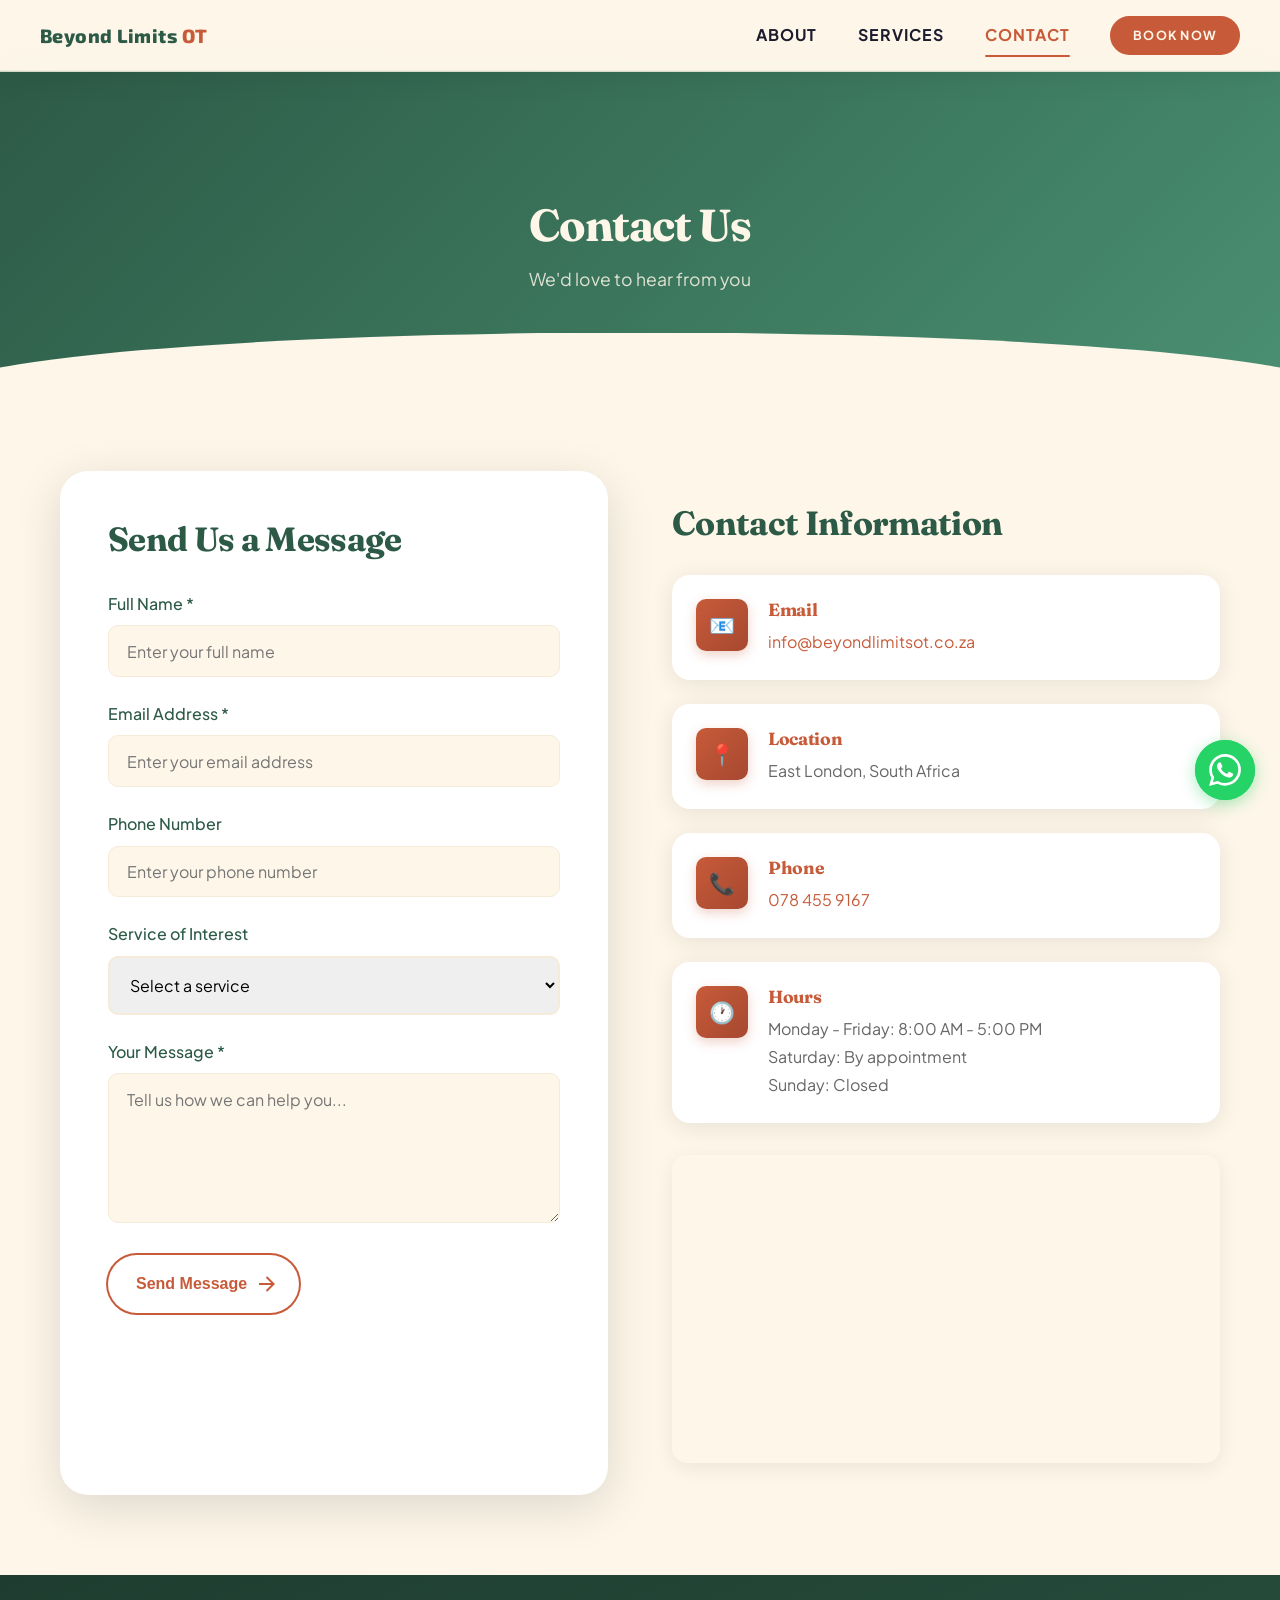
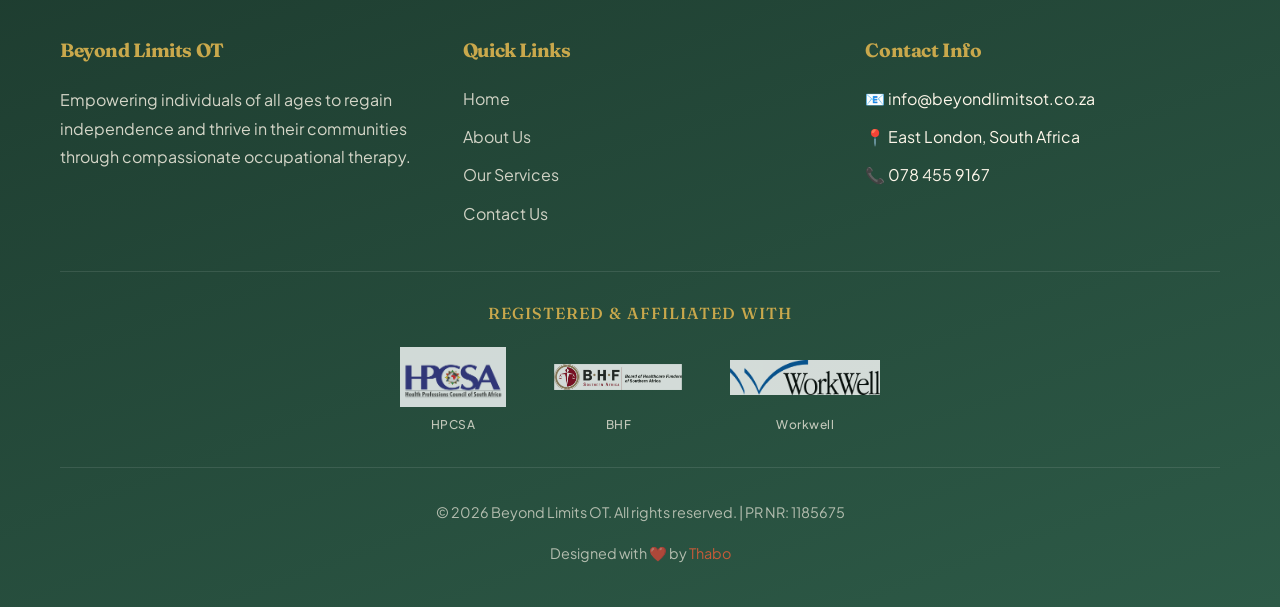
<file: contact.html>
<!DOCTYPE html>
<html lang="en">
<head>
    <meta charset="UTF-8">
    <meta name="viewport" content="width=device-width, initial-scale=1.0">
    <meta name="description" content="Book Occupational Therapy in Mthatha & East London. Call 078 455 9167 or WhatsApp for RAF assessments, FCE appointments, disability evaluations, stroke rehab. HPCSA registered. Medical aid accepted.">
    <meta name="keywords" content="Book Occupational Therapist Mthatha, OT Appointment East London, Contact Beyond Limits OT, RAF Assessment Booking, FCE Appointment Eastern Cape, Occupational Therapy Near Me, OT Phone Number East London, WhatsApp OT Booking, Medical Aid Occupational Therapy, Book Disability Evaluation, Stroke Rehabilitation Appointment, Schedule OT Assessment">
    <meta name="author" content="Onwabile Stemela - Beyond Limits Occupational Therapy">
    <meta name="robots" content="index, follow, max-snippet:-1, max-image-preview:large">
    <link rel="canonical" href="https://www.beyondlimitsot.co.za/contact.html">
    
    <!-- Open Graph / Facebook -->
    <meta property="og:type" content="website">
    <meta property="og:url" content="https://www.beyondlimitsot.co.za/contact.html">
    <meta property="og:title" content="Book OT Appointment | Call 078 455 9167 | Beyond Limits OT">
    <meta property="og:description" content="Schedule your occupational therapy assessment in Mthatha or East London. RAF assessments, FCEs, disability evaluations, stroke rehab. Medical aid accepted. WhatsApp available.">
    <meta property="og:image" content="https://www.beyondlimitsot.co.za/assets/Onwabile.jpeg">
    <meta property="og:image:width" content="1200">
    <meta property="og:image:height" content="630">
    <meta property="og:locale" content="en_ZA">
    <meta property="og:site_name" content="Beyond Limits Occupational Therapy">
    
    <!-- Twitter -->
    <meta name="twitter:card" content="summary_large_image">
    <meta name="twitter:url" content="https://www.beyondlimitsot.co.za/contact.html">
    <meta name="twitter:title" content="Book OT Appointment | Beyond Limits OT">
    <meta name="twitter:description" content="Call 078 455 9167 for OT appointments in Mthatha & East London. RAF, FCE, disability evaluations.">
    <meta name="twitter:image" content="https://www.beyondlimitsot.co.za/assets/Onwabile.jpeg">
    
    <meta name="theme-color" content="#2D5A47">
    
    <title>Book Occupational Therapy Appointment | Call 078 455 9167 | Mthatha & East London</title>
    <link rel="preconnect" href="https://fonts.googleapis.com">
    <link rel="preconnect" href="https://fonts.gstatic.com" crossorigin>
    <link href="https://fonts.googleapis.com/css2?family=Fraunces:ital,opsz,wght@0,9..144,600;0,9..144,700;1,9..144,400&family=Plus+Jakarta+Sans:wght@400;500;600;700&family=Exo+2:wght@700;800&display=swap" rel="stylesheet">
    <link rel="apple-touch-icon" sizes="180x180" href="/apple-touch-icon.png">
    <link rel="icon" type="image/png" sizes="32x32" href="/favicon-32x32.png">
    <link rel="icon" type="image/png" sizes="16x16" href="/favicon-16x16.png">
    <link rel="manifest" href="/site.webmanifest">
    <link rel="stylesheet" href="css/styles.css?v=12127e3">
    
    <!-- Schema.org Contact Page Markup -->
    <script type="application/ld+json">
    {
        "@context": "https://schema.org",
        "@type": "ContactPage",
        "name": "Contact Beyond Limits OT",
        "description": "Book an occupational therapy appointment in Mthatha or East London. RAF assessments, FCEs, disability evaluations, stroke rehabilitation.",
        "url": "https://www.beyondlimitsot.co.za/contact.html",
        "mainEntity": {
            "@type": "MedicalBusiness",
            "name": "Beyond Limits Occupational Therapy",
            "telephone": "+27784559167",
            "email": "info@beyondlimitsot.co.za",
            "address": [
                {
                    "@type": "PostalAddress",
                    "addressLocality": "East London",
                    "addressRegion": "Eastern Cape",
                    "addressCountry": "ZA"
                },
                {
                    "@type": "PostalAddress",
                    "addressLocality": "Mthatha",
                    "addressRegion": "Eastern Cape",
                    "addressCountry": "ZA"
                }
            ],
            "openingHoursSpecification": {
                "@type": "OpeningHoursSpecification",
                "dayOfWeek": ["Monday", "Tuesday", "Wednesday", "Thursday", "Friday"],
                "opens": "08:00",
                "closes": "17:00"
            },
            "contactPoint": {
                "@type": "ContactPoint",
                "telephone": "+27784559167",
                "contactType": "customer service",
                "areaServed": ["East London", "Mthatha", "Eastern Cape"],
                "availableLanguage": ["English", "isiXhosa", "Afrikaans"]
            },
            "potentialAction": {
                "@type": "ReserveAction",
                "target": {
                    "@type": "EntryPoint",
                    "urlTemplate": "https://www.beyondlimitsot.co.za/contact.html",
                    "actionPlatform": ["http://schema.org/DesktopWebPlatform", "http://schema.org/MobileWebPlatform"]
                },
                "result": {
                    "@type": "Reservation",
                    "name": "Occupational Therapy Appointment"
                }
            }
        }
    }
    </script>
</head>
<body>
    <!-- Sticky Nav -->
    <div class="et-hero-tabs-container et-hero-tabs-container--top">
        <a href="index.html" class="nav-logo">Beyond Limits <span>OT</span></a>
        <div class="nav-right">
            <div class="nav-links">
                <a class="et-hero-tab" href="about.html">About</a>
                <a class="et-hero-tab" href="services.html">Services</a>
                <a class="et-hero-tab active" href="contact.html">Contact</a>
            </div>
            <a href="contact.html#contact-form" class="nav-cta">Book Now</a>
            <button class="hamburger" id="hamburger">
                <span></span>
                <span></span>
                <span></span>
            </button>
        </div>
    </div>

    <!-- Page Header -->
    <section class="page-header">
        <div class="container">
            <h1>Contact Us</h1>
            <p>We'd love to hear from you</p>
        </div>
    </section>

    <!-- Contact Full Section -->
    <section class="contact-full">
        <div class="container">
            <div class="contact-grid">
                <!-- Contact Form -->
                <div class="contact-form-section" id="contact-form">
                    <h2>Send Us a Message</h2>
                    <div class="form-message" id="form-message"></div>
                    <form id="contactForm" action="https://formsubmit.co/info@beyondlimitsot.co.za" method="POST">
                        <!-- Honeypot for spam prevention -->
                        <input type="text" name="_honey" style="display:none">
                        <!-- Disable captcha -->
                        <input type="hidden" name="_captcha" value="false">
                        <!-- Success page redirect -->
                        <input type="hidden" name="_next" value="https://beyondlimitsot.co.za/contact.html?success=true">
                        
                        <div class="form-group">
                            <label for="name">Full Name *</label>
                            <input type="text" id="name" name="name" required placeholder="Enter your full name">
                        </div>
                        <div class="form-group">
                            <label for="email">Email Address *</label>
                            <input type="email" id="email" name="email" required placeholder="Enter your email address">
                        </div>
                        <div class="form-group">
                            <label for="phone">Phone Number</label>
                            <input type="tel" id="phone" name="phone" placeholder="Enter your phone number">
                        </div>
                        <div class="form-group">
                            <label for="service">Service of Interest</label>
                            <select id="service" name="service" style="width: 100%; padding: 1rem; border: 2px solid #F5EBD8; border-radius: 10px; font-size: 1rem; font-family: inherit;">
                                <option value="">Select a service</option>
                                <option value="Medico-Legal Services">Medico-Legal Services</option>
                                <option value="Disability Evaluation">Disability Evaluation</option>
                                <option value="Functional Capacity Evaluation">Functional Capacity Evaluation</option>
                                <option value="Acute Therapy">Acute Therapy (Hospital)</option>
                                <option value="Clinical Services">Clinical Services</option>
                                <option value="General Inquiry">General Inquiry</option>
                            </select>
                        </div>
                        <div class="form-group">
                            <label for="message">Your Message *</label>
                            <textarea id="message" name="message" required placeholder="Tell us how we can help you..."></textarea>
                        </div>
                        <button type="submit" class="animated-button btn-alt">
                            <svg viewBox="0 0 24 24" class="arr-2" xmlns="http://www.w3.org/2000/svg">
                                <path d="M16.1716 10.9999L10.8076 5.63589L12.2218 4.22168L20 11.9999L12.2218 19.778L10.8076 18.3638L16.1716 12.9999H4V10.9999H16.1716Z"></path>
                            </svg>
                            <span class="text">Send Message</span>
                            <span class="circle"></span>
                            <svg viewBox="0 0 24 24" class="arr-1" xmlns="http://www.w3.org/2000/svg">
                                <path d="M16.1716 10.9999L10.8076 5.63589L12.2218 4.22168L20 11.9999L12.2218 19.778L10.8076 18.3638L16.1716 12.9999H4V10.9999H16.1716Z"></path>
                            </svg>
                        </button>
                    </form>
                </div>

                <!-- Contact Details -->
                <div class="contact-details">
                    <h2>Contact Information</h2>
                    
                    <div class="contact-detail-item">
                        <div class="icon">📧</div>
                        <div>
                            <h3>Email</h3>
                            <p><a href="mailto:info@beyondlimitsot.co.za">info@beyondlimitsot.co.za</a></p>
                        </div>
                    </div>

                    <div class="contact-detail-item">
                        <div class="icon">📍</div>
                        <div>
                            <h3>Location</h3>
                            <p>East London, South Africa</p>
                        </div>
                    </div>

                    <div class="contact-detail-item">
                        <div class="icon">📞</div>
                        <div>
                            <h3>Phone</h3>
                            <p><a href="tel:+27784559167">078 455 9167</a></p>
                        </div>
                    </div>

                    <div class="contact-detail-item">
                        <div class="icon">🕐</div>
                        <div>
                            <h3>Hours</h3>
                            <p>Monday - Friday: 8:00 AM - 5:00 PM<br>
                            Saturday: By appointment<br>
                            Sunday: Closed</p>
                        </div>
                    </div>

                    <!-- Map -->
                    <div class="map-container">
                        <iframe 
                            src="https://www.google.com/maps/embed?pb=!1m18!1m12!1m3!1d106842.89855955818!2d27.82833655!3d-33.01529945!2m3!1f0!2f0!3f0!3m2!1i1024!2i768!4f13.1!3m3!1m2!1s0x1e63d7c1a9e8e5a5%3A0x3b0c8e8a5e8c1234!2sEast%20London%2C%20South%20Africa!5e0!3m2!1sen!2sza!4v1234567890123!5m2!1sen!2sza" 
                            allowfullscreen="" 
                            loading="lazy" 
                            referrerpolicy="no-referrer-when-downgrade"
                            title="Beyond Limits OT Location - East London, South Africa">
                        </iframe>
                    </div>
                </div>
            </div>
        </div>
    </section>

    <!-- Footer -->
    <footer>
        <div class="container">
            <div class="footer-content">
                <div class="footer-section">
                    <h4>Beyond Limits OT</h4>
                    <p>Empowering individuals of all ages to regain independence and thrive in their communities through compassionate occupational therapy.</p>
                </div>
                <div class="footer-section">
                    <h4>Quick Links</h4>
                    <ul>
                        <li><a href="index.html">Home</a></li>
                        <li><a href="about.html">About Us</a></li>
                        <li><a href="services.html">Our Services</a></li>
                        <li><a href="contact.html">Contact Us</a></li>
                    </ul>
                </div>
                <div class="footer-section">
                    <h4>Contact Info</h4>
                    <ul>
                        <li>📧 info@beyondlimitsot.co.za</li>
                        <li>📍 East London, South Africa</li>
                        <li>📞 078 455 9167</li>
                    </ul>
                </div>
            </div>
            <div class="footer-affiliations">
                <h4>Registered & Affiliated With</h4>
                <div class="affiliation-logos">
                    <a href="https://www.hpcsa.co.za" target="_blank" rel="noopener noreferrer" class="affiliation-item" title="Health Professions Council of South Africa">
                        <img src="assets/logos/hpcsa-logo.png" alt="Health Professions Council of South Africa (HPCSA) - Registered Member">
                        <span>HPCSA</span>
                    </a>
                    <a href="https://bhfglobal.com" target="_blank" rel="noopener noreferrer" class="affiliation-item" title="Board of Healthcare Funders">
                        <img src="assets/logos/Board-of-Health-Funders-logo@2x.png" alt="Board of Healthcare Funders (BHF) - Registered Practice">
                        <span>BHF</span>
                    </a>
                    <a href="https://www.workwell.co.za" target="_blank" rel="noopener noreferrer" class="affiliation-item" title="Workwell">
                        <img src="assets/logos/workwell-logo.png" alt="Workwell Certified Practitioner - Functional Capacity Evaluation Specialist">
                        <span>Workwell</span>
                    </a>
                </div>
            </div>
            <div class="footer-bottom">
                <p>&copy; <span id="year"></span> Beyond Limits OT. All rights reserved. | PR NR: 1185675</p>
                <p>Designed with ❤️ by <a href="https://github.com/thaboxan" target="_blank">Thabo</a></p>
            </div>
        </div>
    </footer>

    <!-- WhatsApp Floating Button -->
    <a href="https://wa.me/27615814531?text=Hi%20Beyond%20Limits%20OT!%20I%27d%20like%20to%20inquire%20about%20your%20services." class="whatsapp-float" target="_blank" rel="noopener noreferrer" aria-label="Chat on WhatsApp">
        <svg xmlns="http://www.w3.org/2000/svg" viewBox="0 0 24 24" fill="currentColor">
            <path d="M17.472 14.382c-.297-.149-1.758-.867-2.03-.967-.273-.099-.471-.148-.67.15-.197.297-.767.966-.94 1.164-.173.199-.347.223-.644.075-.297-.15-1.255-.463-2.39-1.475-.883-.788-1.48-1.761-1.653-2.059-.173-.297-.018-.458.13-.606.134-.133.298-.347.446-.52.149-.174.198-.298.298-.497.099-.198.05-.371-.025-.52-.075-.149-.669-1.612-.916-2.207-.242-.579-.487-.5-.669-.51-.173-.008-.371-.01-.57-.01-.198 0-.52.074-.792.372-.272.297-1.04 1.016-1.04 2.479 0 1.462 1.065 2.875 1.213 3.074.149.198 2.096 3.2 5.077 4.487.709.306 1.262.489 1.694.625.712.227 1.36.195 1.871.118.571-.085 1.758-.719 2.006-1.413.248-.694.248-1.289.173-1.413-.074-.124-.272-.198-.57-.347m-5.421 7.403h-.004a9.87 9.87 0 01-5.031-1.378l-.361-.214-3.741.982.998-3.648-.235-.374a9.86 9.86 0 01-1.51-5.26c.001-5.45 4.436-9.884 9.888-9.884 2.64 0 5.122 1.03 6.988 2.898a9.825 9.825 0 012.893 6.994c-.003 5.45-4.437 9.884-9.885 9.884m8.413-18.297A11.815 11.815 0 0012.05 0C5.495 0 .16 5.335.157 11.892c0 2.096.547 4.142 1.588 5.945L.057 24l6.305-1.654a11.882 11.882 0 005.683 1.448h.005c6.554 0 11.89-5.335 11.893-11.893a11.821 11.821 0 00-3.48-8.413z"/>
        </svg>
    </a>

    <script src="js/main.js?v=12127e3"></script>
</body>
</html>
</file>
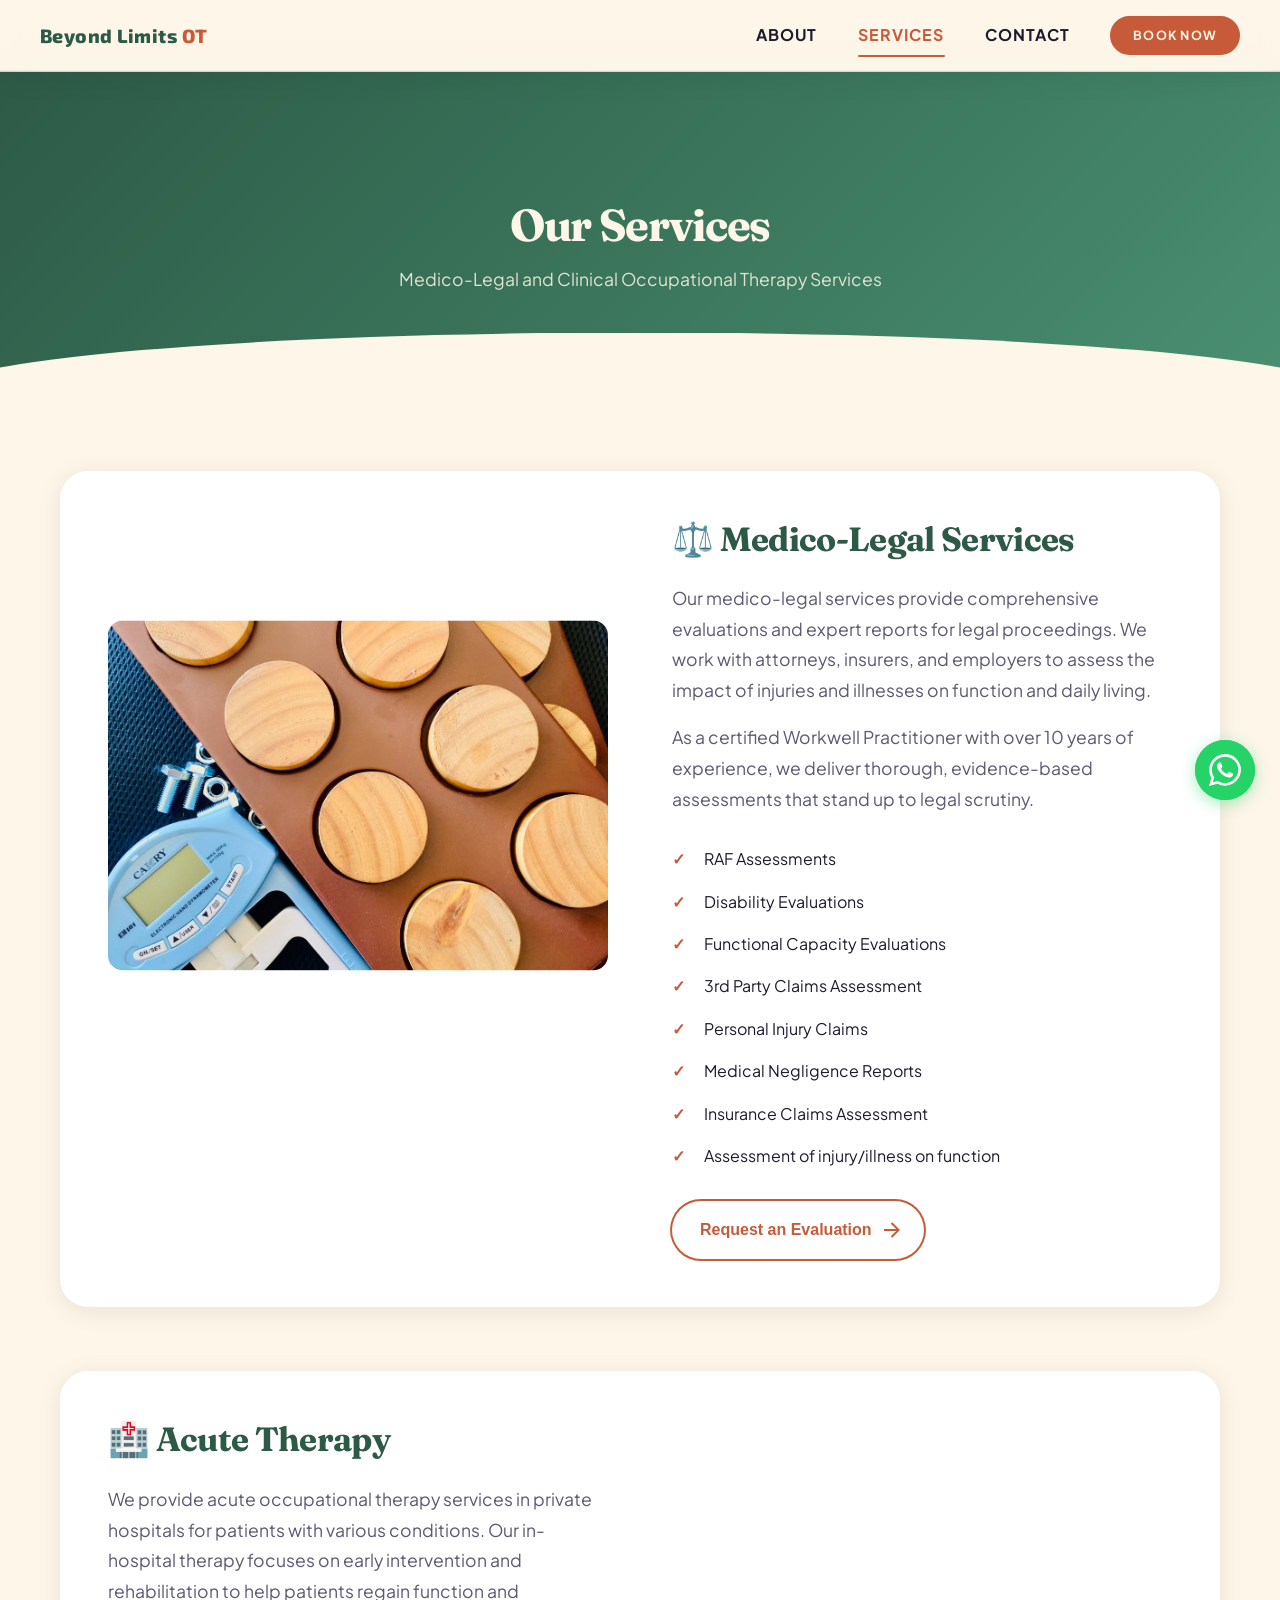
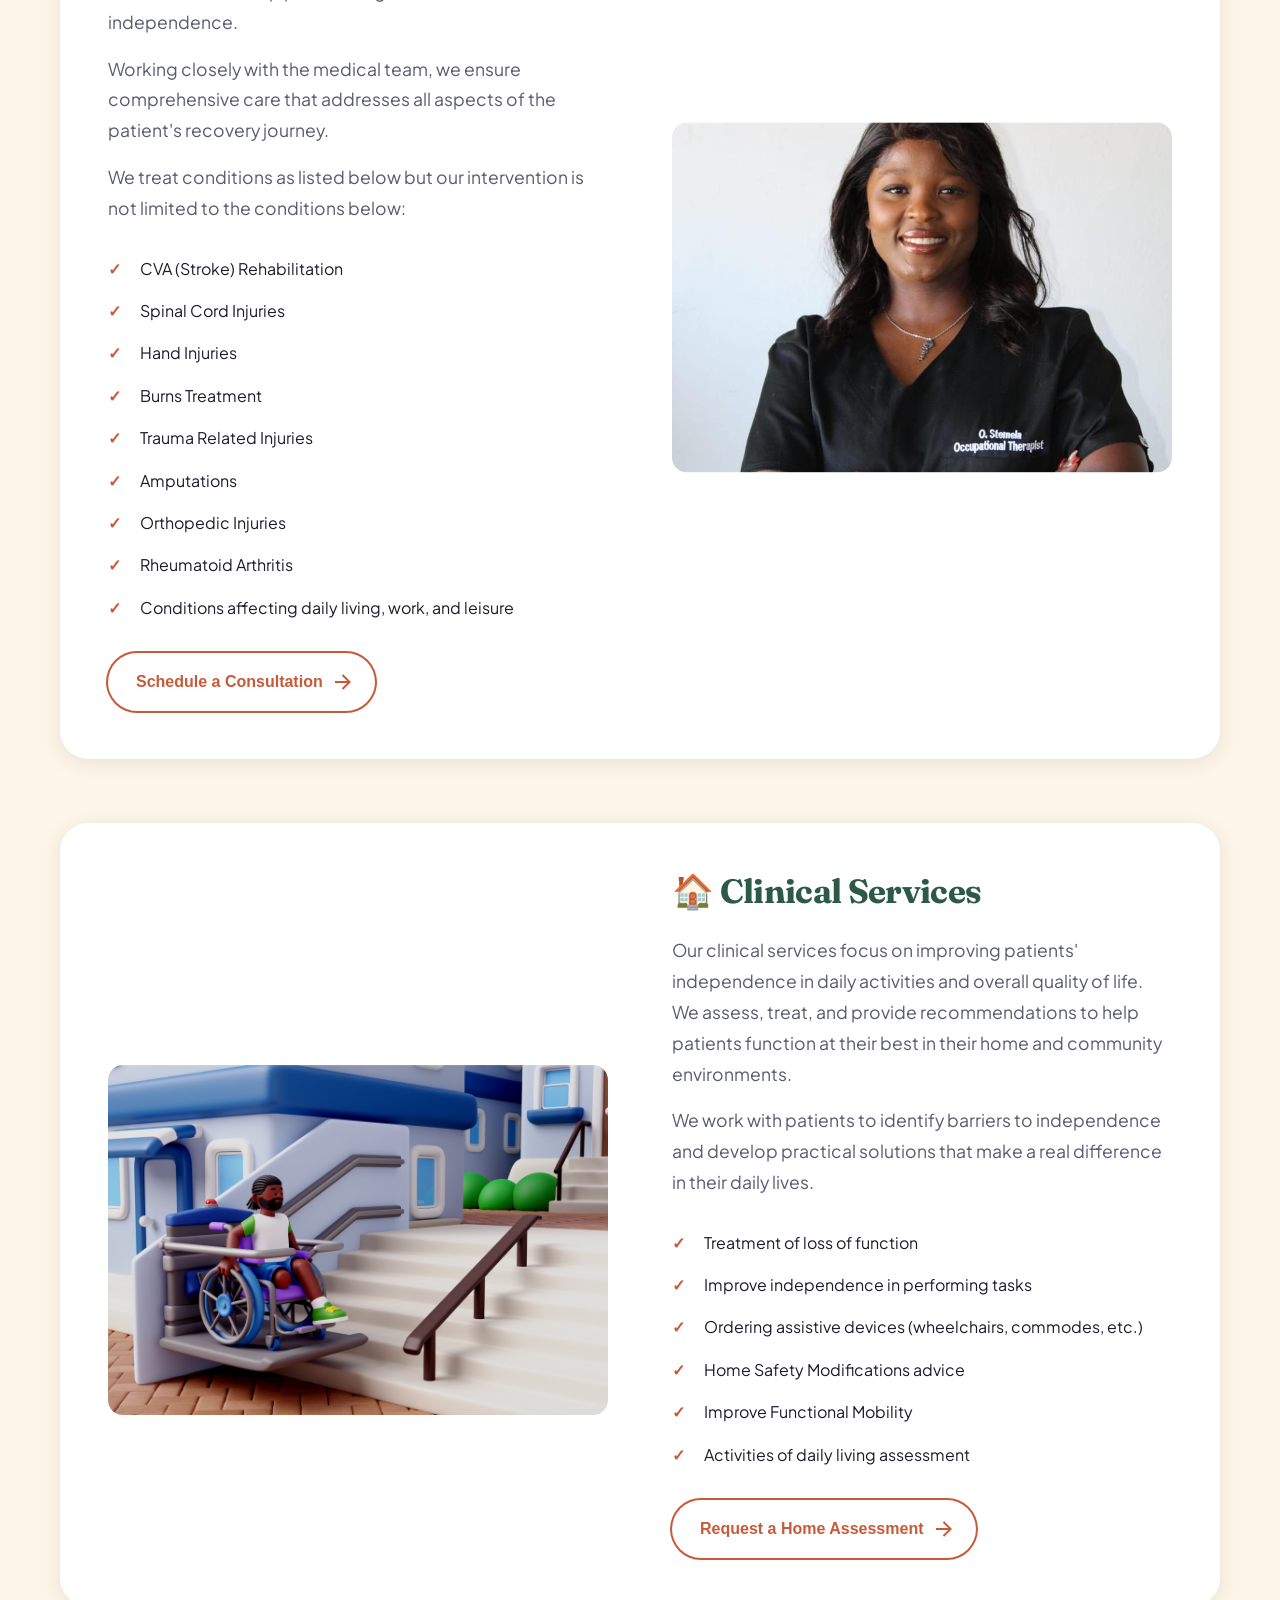
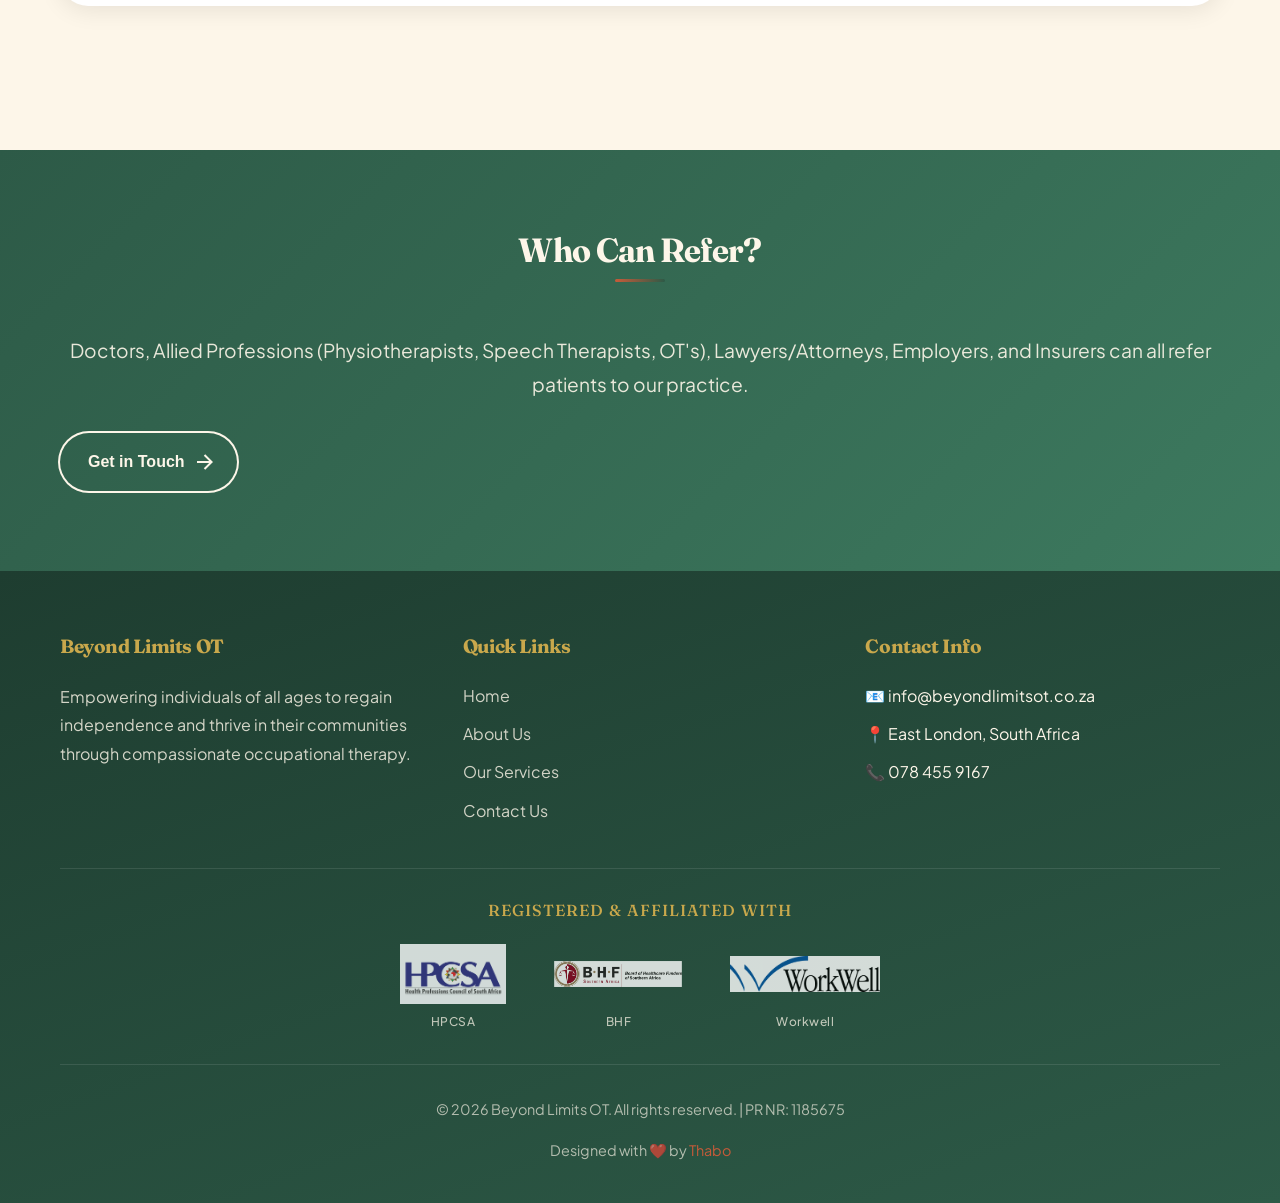
<file: services.html>
<!DOCTYPE html>
<html lang="en">
<head>
    <meta charset="UTF-8">
    <meta name="viewport" content="width=device-width, initial-scale=1.0">
    <meta name="description" content="Medico-Legal OT: RAF assessments, Functional Capacity Evaluations (FCE), disability evaluations, personal injury claims, medical negligence reports. Clinical OT: stroke rehab, spinal cord injuries, hand therapy, burns, amputations. Mthatha & East London.">
    <meta name="keywords" content="RAF Assessment Occupational Therapist, RAF OT Report South Africa, Functional Capacity Evaluation near me, FCE Assessment Eastern Cape, FCE Test South Africa, Workwell FCE, Disability Evaluation OT, Personal Injury Claims Occupational Therapy, Third Party Claims Assessment, Medical Negligence OT Report, Insurance Claims Assessment OT, Stroke Rehabilitation Occupational Therapist, CVA Rehabilitation East London, Spinal Cord Injury OT Mthatha, Hand Injury Therapy, Hand Therapist Eastern Cape, Burns Rehabilitation OT, Amputation Rehabilitation, Orthopedic Injury OT, Rheumatoid Arthritis Occupational Therapy, ADL Assessment, Activities of Daily Living Assessment, Home Safety Assessment, Assistive Devices OT, Wheelchair Assessment Prescription, Functional Mobility Training, Loss of Function Treatment">
    <meta name="author" content="Onwabile Stemela - Beyond Limits Occupational Therapy">
    <meta name="robots" content="index, follow, max-snippet:-1, max-image-preview:large">
    <link rel="canonical" href="https://www.beyondlimitsot.co.za/services.html">
    
    <!-- Open Graph / Facebook -->
    <meta property="og:type" content="website">
    <meta property="og:url" content="https://www.beyondlimitsot.co.za/services.html">
    <meta property="og:title" content="RAF Assessments, FCE & Stroke Rehabilitation | OT Services Eastern Cape">
    <meta property="og:description" content="Medico-Legal: RAF assessments, FCEs, disability & personal injury evaluations. Clinical: stroke, spinal cord injuries, hand therapy, burns, amputations. Certified Workwell Practitioner in Mthatha & East London.">
    <meta property="og:image" content="https://www.beyondlimitsot.co.za/assets/medico.jpeg">
    <meta property="og:image:width" content="1200">
    <meta property="og:image:height" content="630">
    <meta property="og:locale" content="en_ZA">
    <meta property="og:site_name" content="Beyond Limits Occupational Therapy">
    
    <!-- Twitter -->
    <meta name="twitter:card" content="summary_large_image">
    <meta name="twitter:url" content="https://www.beyondlimitsot.co.za/services.html">
    <meta name="twitter:title" content="RAF Assessments, FCE & Rehabilitation Services | Beyond Limits OT">
    <meta name="twitter:description" content="Medico-Legal OT: RAF, FCE, disability evaluations. Clinical OT: stroke, spinal injuries, hand therapy. Mthatha & East London.">
    <meta name="twitter:image" content="https://www.beyondlimitsot.co.za/assets/medico.jpeg">
    
    <meta name="theme-color" content="#2D5A47">
    
    <title>RAF Assessments | FCE | Stroke Rehabilitation | OT Services Mthatha & East London</title>
    <link rel="preconnect" href="https://fonts.googleapis.com">
    <link rel="preconnect" href="https://fonts.gstatic.com" crossorigin>
    <link href="https://fonts.googleapis.com/css2?family=Fraunces:ital,opsz,wght@0,9..144,600;0,9..144,700;1,9..144,400&family=Plus+Jakarta+Sans:wght@400;500;600;700&family=Exo+2:wght@700;800&display=swap" rel="stylesheet">
    <link rel="apple-touch-icon" sizes="180x180" href="/apple-touch-icon.png">
    <link rel="icon" type="image/png" sizes="32x32" href="/favicon-32x32.png">
    <link rel="icon" type="image/png" sizes="16x16" href="/favicon-16x16.png">
    <link rel="manifest" href="/site.webmanifest">
    <link rel="stylesheet" href="css/styles.css?v=12127e3">
    
    <!-- Schema.org Service Markup -->
    <script type="application/ld+json">
    {
        "@context": "https://schema.org",
        "@type": "MedicalWebPage",
        "name": "Occupational Therapy Services - Beyond Limits OT",
        "description": "Comprehensive medico-legal and clinical occupational therapy services in Mthatha, East London and the Eastern Cape",
        "url": "https://www.beyondlimitsot.co.za/services.html",
        "specialty": "Occupational Therapy",
        "mainEntity": {
            "@type": "ItemList",
            "numberOfItems": 3,
            "itemListElement": [
                {
                    "@type": "MedicalProcedure",
                    "position": 1,
                    "name": "Medico-Legal Occupational Therapy Services",
                    "description": "RAF assessments, functional capacity evaluations (FCE), disability evaluations, third party claims, personal injury claims, medical negligence reports, and insurance claims assessments",
                    "procedureType": "Diagnostic"
                },
                {
                    "@type": "MedicalProcedure",
                    "position": 2,
                    "name": "Acute Hospital Occupational Therapy",
                    "description": "In-hospital rehabilitation for stroke (CVA), spinal cord injuries, hand injuries, burns, trauma, amputations, orthopedic injuries, and rheumatoid arthritis",
                    "procedureType": "Therapeutic"
                },
                {
                    "@type": "MedicalProcedure",
                    "position": 3,
                    "name": "Clinical Occupational Therapy Services",
                    "description": "Treatment of loss of function, independence training, assistive device prescription (wheelchairs, commodes), home safety modifications, functional mobility improvement, and ADL assessment",
                    "procedureType": "Therapeutic"
                }
            ]
        }
    }
    </script>
    
    <!-- FAQ Schema for Featured Snippets -->
    <script type="application/ld+json">
    {
        "@context": "https://schema.org",
        "@type": "FAQPage",
        "mainEntity": [
            {
                "@type": "Question",
                "name": "What is a Functional Capacity Evaluation (FCE)?",
                "acceptedAnswer": {
                    "@type": "Answer",
                    "text": "A Functional Capacity Evaluation (FCE) is a comprehensive assessment measuring ability to perform work-related tasks. At Beyond Limits OT, we use the Workwell protocol for accurate, court-defensible results. FCEs are used for RAF claims, disability evaluations, and return-to-work assessments."
                }
            },
            {
                "@type": "Question",
                "name": "How do I get an OT assessment for an RAF claim?",
                "acceptedAnswer": {
                    "@type": "Answer",
                    "text": "Your attorney typically refers you to an occupational therapist. We evaluate how injuries affect your ability to work and live independently. Contact us at 078 455 9167 or have your attorney send a referral to info@beyondlimitsot.co.za"
                }
            },
            {
                "@type": "Question",
                "name": "What conditions do you treat?",
                "acceptedAnswer": {
                    "@type": "Answer",
                    "text": "We treat stroke (CVA), spinal cord injuries, hand injuries, burns, trauma, amputations, orthopedic injuries, and rheumatoid arthritis. We also provide ADL assessments, home safety modifications, and assistive device prescription."
                }
            },
            {
                "@type": "Question",
                "name": "Do you accept medical aid?",
                "acceptedAnswer": {
                    "@type": "Answer",
                    "text": "Yes, Beyond Limits OT is registered with the Board of Healthcare Funders (BHF) and works with all major South African medical aids. For medico-legal cases, payment is typically arranged through your attorney."
                }
            }
        ]
    }
    </script>
</head>
<body>
    <!-- Sticky Nav -->
    <div class="et-hero-tabs-container et-hero-tabs-container--top">
        <a href="index.html" class="nav-logo">Beyond Limits <span>OT</span></a>
        <div class="nav-right">
            <div class="nav-links">
                <a class="et-hero-tab" href="about.html">About</a>
                <a class="et-hero-tab active" href="services.html">Services</a>
                <a class="et-hero-tab" href="contact.html">Contact</a>
            </div>
            <a href="contact.html#contact-form" class="nav-cta">Book Now</a>
            <button class="hamburger" id="hamburger">
                <span></span>
                <span></span>
                <span></span>
            </button>
        </div>
    </div>

    <!-- Page Header -->
    <section class="page-header">
        <div class="container">
            <h1>Our Services</h1>
            <p>Medico-Legal and Clinical Occupational Therapy Services</p>
        </div>
    </section>

    <!-- Services Full Section -->
    <section class="services-full">
        <div class="container">
            <!-- Medico-Legal Services -->
            <div class="service-detail" id="medico-legal">
                <div class="service-detail-image">
                    <img src="assets/medico.jpeg" alt="Medico-Legal Occupational Therapy Services - RAF Assessments, Functional Capacity Evaluations, and Disability Reports">
                </div>
                <div class="service-detail-content">
                    <h2>⚖️ Medico-Legal Services</h2>
                    <p>Our medico-legal services provide comprehensive evaluations and expert reports for legal proceedings. We work with attorneys, insurers, and employers to assess the impact of injuries and illnesses on function and daily living.</p>
                    <p>As a certified Workwell Practitioner with over 10 years of experience, we deliver thorough, evidence-based assessments that stand up to legal scrutiny.</p>
                    <ul>
                        <li>RAF Assessments</li>
                        <li>Disability Evaluations</li>
                        <li>Functional Capacity Evaluations</li>
                        <li>3rd Party Claims Assessment</li>
                        <li>Personal Injury Claims</li>
                        <li>Medical Negligence Reports</li>
                        <li>Insurance Claims Assessment</li>
                        <li>Assessment of injury/illness on function</li>

                    </ul>
                    <a href="contact.html" style="text-decoration: none;">
                        <button class="animated-button btn-alt">
                            <svg viewBox="0 0 24 24" class="arr-2" xmlns="http://www.w3.org/2000/svg">
                                <path d="M16.1716 10.9999L10.8076 5.63589L12.2218 4.22168L20 11.9999L12.2218 19.778L10.8076 18.3638L16.1716 12.9999H4V10.9999H16.1716Z"></path>
                            </svg>
                            <span class="text">Request an Evaluation</span>
                            <span class="circle"></span>
                            <svg viewBox="0 0 24 24" class="arr-1" xmlns="http://www.w3.org/2000/svg">
                                <path d="M16.1716 10.9999L10.8076 5.63589L12.2218 4.22168L20 11.9999L12.2218 19.778L10.8076 18.3638L16.1716 12.9999H4V10.9999H16.1716Z"></path>
                            </svg>
                        </button>
                    </a>
                </div>
            </div>

            <!-- Acute Therapy -->
            <div class="service-detail" id="acute-therapy">
                <div class="service-detail-image">
                    <img src="assets/Onwabile3.jpeg" alt="Acute Hospital Occupational Therapy - Stroke Rehabilitation, Spinal Cord Injuries, and Hand Therapy">
                </div>
                <div class="service-detail-content">
                    <h2>🏥 Acute Therapy</h2>
                    <p>We provide acute occupational therapy services in private hospitals for patients with various conditions. Our in-hospital therapy focuses on early intervention and rehabilitation to help patients regain function and independence.</p>
                    <p>Working closely with the medical team, we ensure comprehensive care that addresses all aspects of the patient's recovery journey.</p>
                    <p>We treat conditions as listed below but our intervention is not limited to the conditions below:</p>
                    <ul>
                        <li>CVA (Stroke) Rehabilitation</li>
                        <li>Spinal Cord Injuries</li>
                        <li>Hand Injuries</li>
                        <li>Burns Treatment</li>
                        <li>Trauma Related Injuries</li>
                        <li>Amputations</li>
                        <li>Orthopedic Injuries</li>
                        <li>Rheumatoid Arthritis</li>
                        <li>Conditions affecting daily living, work, and leisure</li>
                    </ul>
                    <a href="contact.html" style="text-decoration: none;">
                        <button class="animated-button btn-alt">
                            <svg viewBox="0 0 24 24" class="arr-2" xmlns="http://www.w3.org/2000/svg">
                                <path d="M16.1716 10.9999L10.8076 5.63589L12.2218 4.22168L20 11.9999L12.2218 19.778L10.8076 18.3638L16.1716 12.9999H4V10.9999H16.1716Z"></path>
                            </svg>
                            <span class="text">Schedule a Consultation</span>
                            <span class="circle"></span>
                            <svg viewBox="0 0 24 24" class="arr-1" xmlns="http://www.w3.org/2000/svg">
                                <path d="M16.1716 10.9999L10.8076 5.63589L12.2218 4.22168L20 11.9999L12.2218 19.778L10.8076 18.3638L16.1716 12.9999H4V10.9999H16.1716Z"></path>
                            </svg>
                        </button>
                    </a>
                </div>
            </div>

            <!-- Clinical Services -->
            <div class="service-detail" id="clinical">
                <div class="service-detail-image">
                    <img src="assets/clinical.jpg" alt="Clinical Occupational Therapy Services - ADL Assessment, Assistive Devices, and Home Safety Modifications">
                </div>
                <div class="service-detail-content">
                    <h2>🏠 Clinical Services</h2>
                    <p>Our clinical services focus on improving patients' independence in daily activities and overall quality of life. We assess, treat, and provide recommendations to help patients function at their best in their home and community environments.</p>
                    <p>We work with patients to identify barriers to independence and develop practical solutions that make a real difference in their daily lives.</p>
                    <ul>
                        <li>Treatment of loss of function</li>
                        <li>Improve independence in performing tasks</li>
                        <li>Ordering assistive devices (wheelchairs, commodes, etc.)</li>
                        <li>Home Safety Modifications advice</li>
                        <li>Improve Functional Mobility</li>
                        <li>Activities of daily living assessment</li>
                    </ul>
                    <a href="contact.html" style="text-decoration: none;">
                        <button class="animated-button btn-alt">
                            <svg viewBox="0 0 24 24" class="arr-2" xmlns="http://www.w3.org/2000/svg">
                                <path d="M16.1716 10.9999L10.8076 5.63589L12.2218 4.22168L20 11.9999L12.2218 19.778L10.8076 18.3638L16.1716 12.9999H4V10.9999H16.1716Z"></path>
                            </svg>
                            <span class="text">Request a Home Assessment</span>
                            <span class="circle"></span>
                            <svg viewBox="0 0 24 24" class="arr-1" xmlns="http://www.w3.org/2000/svg">
                                <path d="M16.1716 10.9999L10.8076 5.63589L12.2218 4.22168L20 11.9999L12.2218 19.778L10.8076 18.3638L16.1716 12.9999H4V10.9999H16.1716Z"></path>
                            </svg>
                        </button>
                    </a>
                </div>
            </div>
        </div>
    </section>

    <!-- Call to Action -->
    <section class="contact-preview">
        <div class="container">
            <div class="section-title">
                <h2>Who Can Refer?</h2>
            </div>
            <p style="margin-bottom: 2rem; font-size: 1.2rem;">Doctors, Allied Professions (Physiotherapists, Speech Therapists, OT's), Lawyers/Attorneys, Employers, and Insurers can all refer patients to our practice.</p>
            <a href="contact.html" style="text-decoration: none;">
                <button class="animated-button">
                    <svg viewBox="0 0 24 24" class="arr-2" xmlns="http://www.w3.org/2000/svg">
                        <path d="M16.1716 10.9999L10.8076 5.63589L12.2218 4.22168L20 11.9999L12.2218 19.778L10.8076 18.3638L16.1716 12.9999H4V10.9999H16.1716Z"></path>
                    </svg>
                    <span class="text">Get in Touch</span>
                    <span class="circle"></span>
                    <svg viewBox="0 0 24 24" class="arr-1" xmlns="http://www.w3.org/2000/svg">
                        <path d="M16.1716 10.9999L10.8076 5.63589L12.2218 4.22168L20 11.9999L12.2218 19.778L10.8076 18.3638L16.1716 12.9999H4V10.9999H16.1716Z"></path>
                    </svg>
                </button>
            </a>
        </div>
    </section>

    <!-- Footer -->
    <footer>
        <div class="container">
            <div class="footer-content">
                <div class="footer-section">
                    <h4>Beyond Limits OT</h4>
                    <p>Empowering individuals of all ages to regain independence and thrive in their communities through compassionate occupational therapy.</p>
                </div>
                <div class="footer-section">
                    <h4>Quick Links</h4>
                    <ul>
                        <li><a href="index.html">Home</a></li>
                        <li><a href="about.html">About Us</a></li>
                        <li><a href="services.html">Our Services</a></li>
                        <li><a href="contact.html">Contact Us</a></li>
                    </ul>
                </div>
                <div class="footer-section">
                    <h4>Contact Info</h4>
                    <ul>
                        <li>📧 info@beyondlimitsot.co.za</li>
                        <li>📍 East London, South Africa</li>
                        <li>📞 078 455 9167</li>
                    </ul>
                </div>
            </div>
            <div class="footer-affiliations">
                <h4>Registered & Affiliated With</h4>
                <div class="affiliation-logos">
                    <a href="https://www.hpcsa.co.za" target="_blank" rel="noopener noreferrer" class="affiliation-item" title="Health Professions Council of South Africa">
                        <img src="assets/logos/hpcsa-logo.png" alt="Health Professions Council of South Africa (HPCSA) - Registered Member">
                        <span>HPCSA</span>
                    </a>
                    <a href="https://bhfglobal.com" target="_blank" rel="noopener noreferrer" class="affiliation-item" title="Board of Healthcare Funders">
                        <img src="assets/logos/Board-of-Health-Funders-logo@2x.png" alt="Board of Healthcare Funders (BHF) - Registered Practice">
                        <span>BHF</span>
                    </a>
                    <a href="https://www.workwell.co.za" target="_blank" rel="noopener noreferrer" class="affiliation-item" title="Workwell">
                        <img src="assets/logos/workwell-logo.png" alt="Workwell Certified Practitioner - Functional Capacity Evaluation Specialist">
                        <span>Workwell</span>
                    </a>
                </div>
            </div>
            <div class="footer-bottom">
                <p>&copy; <span id="year"></span> Beyond Limits OT. All rights reserved. | PR NR: 1185675</p>
                <p>Designed with ❤️ by <a href="https://github.com/thaboxan" target="_blank">Thabo</a></p>
            </div>
        </div>
    </footer>

    <!-- WhatsApp Floating Button -->
    <a href="https://wa.me/27615814531?text=Hi%20Beyond%20Limits%20OT!%20I%27d%20like%20to%20inquire%20about%20your%20services." class="whatsapp-float" target="_blank" rel="noopener noreferrer" aria-label="Chat on WhatsApp">
        <svg xmlns="http://www.w3.org/2000/svg" viewBox="0 0 24 24" fill="currentColor">
            <path d="M17.472 14.382c-.297-.149-1.758-.867-2.03-.967-.273-.099-.471-.148-.67.15-.197.297-.767.966-.94 1.164-.173.199-.347.223-.644.075-.297-.15-1.255-.463-2.39-1.475-.883-.788-1.48-1.761-1.653-2.059-.173-.297-.018-.458.13-.606.134-.133.298-.347.446-.52.149-.174.198-.298.298-.497.099-.198.05-.371-.025-.52-.075-.149-.669-1.612-.916-2.207-.242-.579-.487-.5-.669-.51-.173-.008-.371-.01-.57-.01-.198 0-.52.074-.792.372-.272.297-1.04 1.016-1.04 2.479 0 1.462 1.065 2.875 1.213 3.074.149.198 2.096 3.2 5.077 4.487.709.306 1.262.489 1.694.625.712.227 1.36.195 1.871.118.571-.085 1.758-.719 2.006-1.413.248-.694.248-1.289.173-1.413-.074-.124-.272-.198-.57-.347m-5.421 7.403h-.004a9.87 9.87 0 01-5.031-1.378l-.361-.214-3.741.982.998-3.648-.235-.374a9.86 9.86 0 01-1.51-5.26c.001-5.45 4.436-9.884 9.888-9.884 2.64 0 5.122 1.03 6.988 2.898a9.825 9.825 0 012.893 6.994c-.003 5.45-4.437 9.884-9.885 9.884m8.413-18.297A11.815 11.815 0 0012.05 0C5.495 0 .16 5.335.157 11.892c0 2.096.547 4.142 1.588 5.945L.057 24l6.305-1.654a11.882 11.882 0 005.683 1.448h.005c6.554 0 11.89-5.335 11.893-11.893a11.821 11.821 0 00-3.48-8.413z"/>
        </svg>
    </a>

    <script src="js/main.js?v=12127e3"></script>
</body>
</html>
</file>
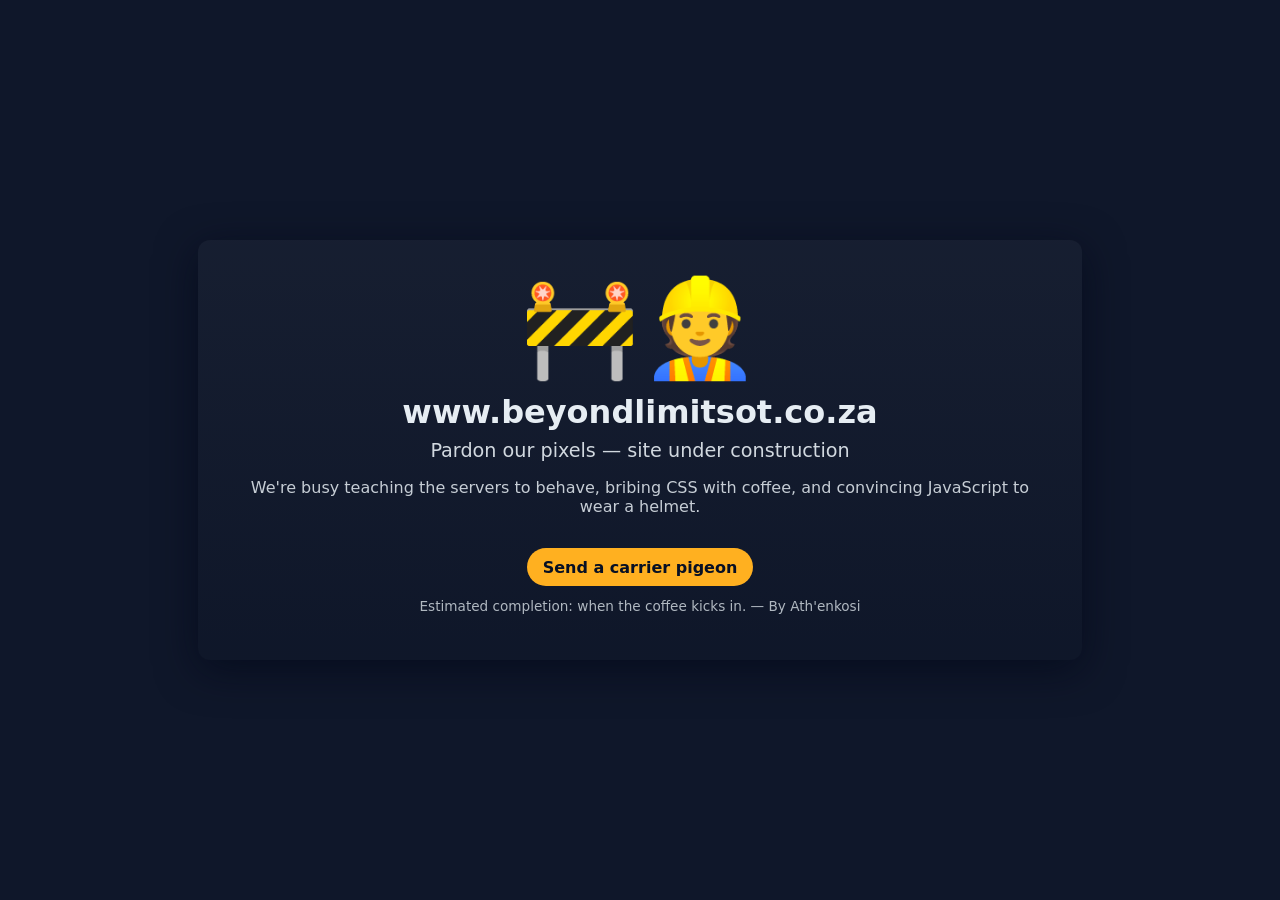
<file: under_construction.html>
<!doctype html>
<html lang="en">
<head>
  <meta charset="utf-8">
  <meta name="viewport" content="width=device-width,initial-scale=1">
  <title>Under Construction — By Ath'enkosi</title>
  <style>
    body{display:flex;align-items:center;justify-content:center;min-height:100vh;background:#0f172a;color:#e6edf3;font-family:system-ui,Segoe UI,Roboto,Arial,sans-serif;margin:0}
    .card{max-width:820px;padding:2rem;border-radius:12px;background:linear-gradient(180deg,rgba(255,255,255,.03),rgba(0,0,0,.02));box-shadow:0 10px 40px rgba(2,6,23,.6);text-align:center}
    .hat{font-size:6rem;display:block;transform-origin:center;animation:bounce 1.8s infinite}
    @keyframes bounce{0%,100%{transform:translateY(0)}50%{transform:translateY(-12px)}}
    .primary{font-size:2rem;margin:0.5rem 0}
    .secondary{opacity:.85;margin-bottom:1rem}
    .cta{display:inline-block;margin-top:1rem;padding:.6rem 1rem;border-radius:999px;background:#ffb020;color:#071024;text-decoration:none;font-weight:700}
    .small{font-size:.85rem;color:rgba(230,237,243,.75);margin-top:.75rem}
  </style>
</head>
<body>
  <div class="card">
    <span class="hat">🚧👷</span>
    <h1 class="primary">www.beyondlimitsot.co.za</h1>
    <p style="font-size:1.2rem;margin:0.5rem 0 1rem;opacity:.9">Pardon our pixels — site under construction</p>
    <p class="secondary">We're busy teaching the servers to behave, bribing CSS with coffee, and convincing JavaScript to wear a helmet.</p>
    <a class="cta" href="mailto:info@beyondlimitsot.co.za">Send a carrier pigeon</a>
    <p class="small">Estimated completion: when the coffee kicks in. — By Ath'enkosi</p>
  </div>
</body>
</html>
</file>
<file: css/styles.css>
/* Beyond Limits OT - Stylesheet */
/* Colors: Terracotta, Deep Green, Cream - African heritage and healing */

:root {
    --terracotta: #C75B39;
    --terracotta-dark: #A64830;
    --deep-green: #2D5A47;
    --deep-green-light: #3D7A5F;
    --cream: #FDF6E9;
    --cream-dark: #F5EBD8;
    --text-dark: #1C1C2E;
    --text-mid: #5A5A72;
    --text-light: #FFFFFF;
    --surface: #FFFFFF;
    --shadow: rgba(0, 0, 0, 0.07);
    --shadow-md: 0 4px 24px rgba(0, 0, 0, 0.09);
    --shadow-lg: 0 12px 48px rgba(0, 0, 0, 0.13);
    --radius-sm: 10px;
    --radius-md: 18px;
    --radius-lg: 28px;
    --gold: #C9A84C;
    --transition: all 0.3s cubic-bezier(0.4, 0, 0.2, 1);
    --font-heading: 'Fraunces', Georgia, serif;
    --font-body: 'Plus Jakarta Sans', 'Segoe UI', sans-serif;
}

* {
    margin: 0;
    padding: 0;
    box-sizing: border-box;
}

html {
    scroll-behavior: smooth;
    overflow-x: hidden;
}

body {
    font-family: var(--font-body);
    line-height: 1.65;
    color: var(--text-dark);
    background-color: var(--cream);
    -webkit-font-smoothing: antialiased;
    -moz-osx-font-smoothing: grayscale;
    overflow-x: hidden;
}

/* Typography */
h1, h2, h3, h4 {
    font-family: var(--font-heading);
    font-weight: 700;
    line-height: 1.2;
    margin-bottom: 1rem;
    letter-spacing: -0.02em;
}

h1 {
    font-size: 2.75rem;
}

h2 {
    font-size: 2.1rem;
    color: var(--deep-green);
}

h3 {
    font-size: 1.35rem;
    color: var(--terracotta);
}

p {
    margin-bottom: 1rem;
    color: var(--text-mid);
    line-height: 1.75;
}

a {
    color: var(--terracotta);
    text-decoration: none;
    transition: color 0.3s ease;
}

a:hover {
    color: var(--terracotta-dark);
}

/* Container */
.container {
    max-width: 1200px;
    margin: 0 auto;
    padding: 0 20px;
}

/* Header & Navigation - Sticky Slider Nav */
.et-hero-tabs {
    display: flex;
    flex-direction: column;
    justify-content: center;
    align-items: center;
    min-height: 100vh;
    position: relative;
    background: linear-gradient(135deg, var(--deep-green) 0%, var(--deep-green-light) 100%);
    text-align: center;
    padding: 0 2em;
}

.et-hero-tabs::before {
    content: '';
    position: absolute;
    top: 0;
    right: 0;
    width: 50%;
    height: 100%;
    background: url('https://images.unsplash.com/photo-1576091160550-2173dba999ef?w=800') center/cover;
    opacity: 0.2;
}

/* Top gradient to ensure nav text readability over hero */
.et-hero-tabs::after {
    content: '';
    position: absolute;
    top: 0;
    left: 0;
    right: 0;
    height: 140px;
    background: linear-gradient(to bottom, rgba(0, 0, 0, 0.35) 0%, transparent 100%);
    z-index: 1;
    pointer-events: none;
}

.et-hero-tabs .hero-content {
    position: relative;
    z-index: 1;
    max-width: 600px;
}

.et-hero-tabs .logo-text {
    font-size: 1.5rem;
    font-weight: 700;
    color: var(--cream);
    margin-bottom: 0.5rem;
    opacity: 0.85;
    letter-spacing: 0.02em;
}

.et-hero-tabs .logo-text span {
    color: var(--terracotta);
}

.et-hero-tabs h1 {
    font-size: 3.2rem;
    margin: 0 0 0.75rem 0;
    letter-spacing: -0.03em;
    color: var(--cream);
    line-height: 1.15;
}

.et-hero-tabs .tagline {
    font-size: 1.15rem;
    opacity: 0.85;
    color: var(--cream);
    /* Fraunces italic adds warmth and editorial elegance to the hero tagline */
    font-family: var(--font-heading);
    font-style: italic;
    font-weight: 400;
    margin-bottom: 0;
    letter-spacing: 0.01em;
}

/* Hero Statistics */
.hero-stats {
    display: flex;
    align-items: center;
    gap: 1.5rem;
    margin: 1.75rem 0 2.5rem;
    justify-content: center;
    flex-wrap: wrap;
    /* glass pill */
    background: rgba(255, 255, 255, 0.08);
    backdrop-filter: blur(12px);
    -webkit-backdrop-filter: blur(12px);
    border: 1px solid rgba(253, 246, 233, 0.18);
    border-radius: 100px;
    padding: 0.85rem 2rem;
}

.hero-stat {
    display: flex;
    flex-direction: column;
    align-items: center;
    gap: 0.2rem;
}

.hero-stat .stat-number {
    font-size: 1.4rem;
    font-weight: 700;
    /* cream gives 9.8:1 contrast on deep-green — replaces failing terracotta (1.78:1) */
    color: var(--cream);
    font-family: 'Exo 2', sans-serif;
    line-height: 1;
}

.hero-stat .stat-label {
    font-size: 0.68rem;
    text-transform: uppercase;
    letter-spacing: 0.1em;
    /* 0.9 opacity gives ~6.1:1 contrast — was 0.65 which failed AA (3.7:1) */
    color: rgba(253, 246, 233, 0.9);
    white-space: nowrap;
}

.hero-stat-divider {
    width: 1px;
    height: 36px;
    background: rgba(253, 246, 233, 0.2);
    flex-shrink: 0;
}

/* Credential Chips */
.credential-chips {
    display: flex;
    gap: 0.6rem;
    flex-wrap: wrap;
    margin-bottom: 1.25rem;
}

.chip {
    display: inline-flex;
    align-items: center;
    padding: 0.3rem 0.85rem;
    background: rgba(45, 90, 71, 0.1);
    color: var(--deep-green);
    border: 1px solid rgba(45, 90, 71, 0.2);
    border-radius: 100px;
    font-size: 0.75rem;
    font-weight: 600;
    letter-spacing: 0.04em;
    text-transform: uppercase;
}

.et-hero-tabs-container {
    display: flex;
    flex-direction: row;
    justify-content: space-between;
    align-items: center;
    position: absolute;
    top: 0;
    width: 100%;
    height: 72px;
    /* subtle glass tint over the hero gradient */
    background: rgba(0, 0, 0, 0.12);
    backdrop-filter: blur(10px);
    -webkit-backdrop-filter: blur(10px);
    border-bottom: 1px solid rgba(255, 255, 255, 0.06);
    z-index: 1000;
    padding: 0 2.5rem;
    transition: background 0.4s ease, box-shadow 0.4s ease, backdrop-filter 0.4s ease;
}

.et-hero-tabs-container--top {
    position: fixed;
    top: 0;
    bottom: auto;
    background: rgba(253, 246, 233, 0.88);
    backdrop-filter: blur(22px);
    -webkit-backdrop-filter: blur(22px);
    border-bottom: 1px solid rgba(45, 90, 71, 0.12);
    box-shadow: 0 2px 32px rgba(0, 0, 0, 0.08);
    z-index: 99999;
}

/* Right-side nav group — links + cta + hamburger */
.nav-right {
    display: flex;
    align-items: center;
    height: 100%;
}

.et-hero-tab {
    display: flex;
    justify-content: center;
    align-items: center;
    height: 100%;
    padding: 0 1.25rem;
    color: rgba(253, 246, 233, 0.88);
    letter-spacing: 0.07em;
    font-size: 0.82rem;
    font-weight: 700;
    text-transform: uppercase;
    position: relative;
    transition: color 0.3s ease;
    text-decoration: none;
}

.et-hero-tab::after {
    content: '';
    position: absolute;
    bottom: 14px;
    left: 50%;
    right: 50%;
    height: 2px;
    background: var(--terracotta);
    border-radius: 2px;
    transition: left 0.3s ease, right 0.3s ease;
}

.et-hero-tab:hover {
    color: var(--cream);
    background: transparent;
}

.et-hero-tab:hover::after,
.et-hero-tab.active::after {
    left: 1.25rem;
    right: 1.25rem;
}

.et-hero-tabs-container--top .et-hero-tab {
    color: var(--text-dark);
}

.et-hero-tabs-container--top .et-hero-tab:hover,
.et-hero-tabs-container--top .et-hero-tab.active {
    color: var(--terracotta);
    background: transparent;
}

.et-hero-tab-slider {
    display: none;
}

/* Nav Links Container */
.nav-links {
    display: flex;
    flex-direction: row;
    height: 100%;
    align-items: center;
    position: relative;
    gap: 0;
}

/* Nav CTA Button */
.nav-cta {
    display: inline-flex;
    align-items: center;
    margin-left: 1.25rem;
    padding: 0.48rem 1.3rem;
    background: transparent;
    color: rgba(253, 246, 233, 0.9) !important;
    border: 2px solid rgba(253, 246, 233, 0.7);
    border-radius: 50px;
    font-size: 0.78rem;
    font-weight: 700;
    letter-spacing: 0.1em;
    text-transform: uppercase;
    transition: all 0.3s ease;
    white-space: nowrap;
    text-decoration: none;
}

.nav-cta:hover {
    background: rgba(253, 246, 233, 0.15);
    border-color: var(--cream);
    color: var(--cream) !important;
    transform: translateY(-1px);
}

.et-hero-tabs-container--top .nav-cta {
    background: var(--terracotta);
    color: var(--cream) !important;
    border-color: var(--terracotta);
}

.et-hero-tabs-container--top .nav-cta:hover {
    background: var(--terracotta-dark);
    border-color: var(--terracotta-dark);
    color: var(--cream) !important;
    box-shadow: 0 4px 16px rgba(199, 91, 57, 0.4);
    transform: translateY(-1px);
}

/* Nav Logo */
.nav-logo {
    display: flex;
    align-items: center;
    font-size: 1.2rem;
    font-weight: 800;
    color: var(--cream);
    white-space: nowrap;
    font-family: 'Exo 2', sans-serif;
    letter-spacing: 0.02em;
    transition: color 0.3s ease, opacity 0.3s ease;
}

.nav-logo span {
    color: var(--terracotta);
    margin-left: 0.25em;
}

.nav-logo:hover {
    color: var(--cream);
    opacity: 0.88;
}

.et-hero-tabs-container--top .nav-logo {
    color: var(--deep-green);
}

.et-hero-tabs-container--top .nav-logo:hover {
    color: var(--deep-green);
    opacity: 0.82;
}

/* Hamburger Menu */
.hamburger {
    display: none;
    flex-direction: column;
    justify-content: center;
    align-items: center;
    cursor: pointer;
    padding: 8px;
    background: transparent;
    border: none;
    z-index: 999999;
    position: relative;
    gap: 5px;
}

.hamburger span {
    display: block;
    width: 22px;
    height: 2px;
    background-color: var(--cream);
    transition: all 0.35s cubic-bezier(0.23, 1, 0.32, 1);
    transform-origin: center;
}

.et-hero-tabs-container--top .hamburger span {
    background-color: var(--text-dark);
}

.hamburger.active span:nth-child(1) {
    transform: rotate(45deg) translate(5px, 5px);
}

.hamburger.active span:nth-child(2) {
    opacity: 0;
    transform: scaleX(0);
}

.hamburger.active span:nth-child(3) {
    transform: rotate(-45deg) translate(5px, -5px);
}

/* Mobile Styles */
@media (max-width: 768px) {
    .et-hero-tabs h1 {
        font-size: 2rem;
    }
    
    .et-hero-tabs .tagline {
        font-size: 1rem;
    }
    
    .et-hero-tabs-container {
        height: 64px;
        padding: 0 1rem;
    }
    
    .nav-right {
        display: flex;
        align-items: center;
        height: 100%;
    }

    .nav-logo {
        display: flex;
    }
    
    .nav-cta {
        display: none;
    }
    
    .hamburger {
        display: flex;
        z-index: 99999;
    }
    
    .nav-links {
        display: none;
        position: fixed;
        top: 64px;
        left: 0;
        right: 0;
        flex-direction: column;
        background: var(--cream);
        box-shadow: 0 8px 40px rgba(0, 0, 0, 0.18);
        z-index: 99998;
        border-top: 1px solid var(--cream-dark);
        height: auto;
        gap: 0;
    }
    
    .nav-links.active {
        display: flex;
    }
    
    .et-hero-tab {
        height: 56px;
        padding: 0 2rem;
        justify-content: center;
        color: var(--text-dark) !important;
        border-bottom: 1px solid var(--cream-dark);
        font-size: 0.88rem;
        background: var(--cream);
    }
    
    .et-hero-tab::after {
        display: none;
    }
    
    .et-hero-tab:hover,
    .et-hero-tab:focus {
        background: var(--cream-dark) !important;
        color: var(--terracotta) !important;
    }
    
    .et-hero-tab.active {
        color: var(--terracotta) !important;
        background: var(--cream-dark);
    }
    
    /* Center buttons on mobile */
    .hero-content,
    .et-hero-tabs .hero-content {
        display: flex;
        flex-direction: column;
        align-items: center;
        text-align: center;
        width: 100%;
    }

    /* Reduce slide offset so elements don't overflow on narrow screens */
    .slide-in-left  { transform: translateX(-24px); }
    .slide-in-right { transform: translateX(24px); }
    .slide-in-left.is-visible,
    .slide-in-right.is-visible { transform: translateX(0); }

    /* Center text in stacked grid sections */
    .about-text,
    .profile-text {
        text-align: center;
    }

    .credential-chips {
        justify-content: center;
    }

    .hero-stats {
        gap: 1rem;
    }

    .hero-stat-divider {
        height: 28px;
    }
    
    .animated-button {
        margin: 0 auto;
    }
    
    .btn,
    .btn-primary,
    .btn-secondary,
    .ripple-button {
        display: block;
        margin: 0 auto;
        text-align: center;
    }
    
    .about-preview .btn,
    .service-card .btn,
    .profile-text .btn,
    .cta-section .btn,
    .cta-section .animated-button {
        margin: 0 auto;
    }
}

@media (min-width: 800px) {
    .et-hero-tabs h1 {
        font-size: 3rem;
    }
    
    .et-hero-tab {
        font-size: 1rem;
    }
}

/* Legacy header styles (for other pages) */
header {
    background-color: var(--deep-green);
    padding: 1rem 0;
    position: fixed;
    width: 100%;
    top: 0;
    z-index: 1000;
    box-shadow: 0 2px 10px var(--shadow);
}

.header-container {
    display: flex;
    justify-content: space-between;
    align-items: center;
    max-width: 1200px;
    margin: 0 auto;
    padding: 0 20px;
}

.logo {
    display: flex;
    align-items: center;
    gap: 10px;
}

.logo-text {
    font-size: 1.5rem;
    font-weight: 700;
    color: var(--cream);
}

.logo-text span {
    color: var(--terracotta);
}

nav ul {
    display: flex;
    list-style: none;
    gap: 2rem;
}

nav ul li a {
    color: var(--cream);
    font-weight: 500;
    padding: 0.5rem 1rem;
    border-radius: 5px;
    transition: all 0.3s ease;
}

nav ul li a:hover,
nav ul li a.active {
    background-color: var(--cream);
    color: var(--text-light);
}

/* Hero Section */
.hero {
    background: linear-gradient(135deg, var(--deep-green) 0%, var(--deep-green-light) 100%);
    min-height: 100vh;
    display: flex;
    align-items: center;
    padding-top: 80px;
    position: relative;
    overflow: hidden;
}

.hero::before {
    content: '';
    position: absolute;
    top: 0;
    right: 0;
    width: 50%;
    height: 100%;
    background: url('https://images.unsplash.com/photo-1576091160550-2173dba999ef?w=800') center/cover;
    opacity: 0.3;
}

.hero-content {
    position: relative;
    z-index: 1;
    max-width: 600px;
    padding: 2rem;
}

.hero h1 {
    color: var(--cream);
    font-size: 3rem;
    margin-bottom: 1.5rem;
}

/* Parallax Scroll Effects */
.parallax-section {
    position: relative;
    overflow: hidden;
}

.parallax-bg {
    position: absolute;
    top: 0;
    left: 0;
    width: 100%;
    height: 100%;
    background-size: cover;
    background-position: center;
    background-repeat: no-repeat;
    will-change: transform;
    transform: translateZ(0);
}

.parallax-content {
    position: relative;
    z-index: 1;
}

/* Scroll Animation Classes */
.fade-in-up {
    opacity: 0;
    transform: translateY(60px);
    transition: opacity 0.8s ease-out, transform 0.8s ease-out;
}

.fade-in-up.is-visible {
    opacity: 1;
    transform: translateY(0);
}

.slide-in-left {
    opacity: 0;
    transform: translateX(-80px);
    transition: opacity 0.9s ease-out, transform 0.9s ease-out;
}

.slide-in-left.is-visible {
    opacity: 1;
    transform: translateX(0);
}

.slide-in-right {
    opacity: 0;
    transform: translateX(80px);
    transition: opacity 0.9s ease-out, transform 0.9s ease-out;
}

.slide-in-right.is-visible {
    opacity: 1;
    transform: translateX(0);
}

.scale-in {
    opacity: 0;
    transform: scale(0.85);
    transition: opacity 0.7s ease-out, transform 0.7s ease-out;
}

.scale-in.is-visible {
    opacity: 1;
    transform: scale(1);
}

.zoom-in {
    opacity: 0;
    transform: scale(1.1);
    transition: opacity 0.8s ease-out, transform 0.8s ease-out;
}

.zoom-in.is-visible {
    opacity: 1;
    transform: scale(1);
}

/* Staggered Animation */
.stagger-container .stagger-item {
    opacity: 0;
    transform: translateY(40px);
    transition: opacity 0.6s ease-out, transform 0.6s ease-out;
}

.stagger-container.is-visible .stagger-item:nth-child(1) { 
    transition-delay: 0.1s; 
}
.stagger-container.is-visible .stagger-item:nth-child(2) { 
    transition-delay: 0.2s; 
}
.stagger-container.is-visible .stagger-item:nth-child(3) { 
    transition-delay: 0.3s; 
}
.stagger-container.is-visible .stagger-item:nth-child(4) { 
    transition-delay: 0.4s; 
}
.stagger-container.is-visible .stagger-item:nth-child(5) { 
    transition-delay: 0.5s; 
}
.stagger-container.is-visible .stagger-item:nth-child(6) { 
    transition-delay: 0.6s; 
}

.stagger-container.is-visible .stagger-item {
    opacity: 1;
    transform: translateY(0);
}

/* Floating Animation */
@keyframes float {
    0%, 100% {
        transform: translateY(0px);
    }
    50% {
        transform: translateY(-20px);
    }
}

.float-element {
    animation: float 3s ease-in-out infinite;
}

.hero .tagline {
    color: var(--cream);
    font-size: 1.5rem;
    margin-bottom: 2rem;
    font-style: italic;
}

/* Buttons */
.btn {
    display: inline-block;
    padding: 1rem 2rem;
    border-radius: 50px;
    font-weight: 600;
    text-transform: uppercase;
    letter-spacing: 1px;
    transition: all 0.3s ease;
    cursor: pointer;
    border: none;
    font-size: 1rem;
}

.btn-primary {
    background-color: var(--terracotta);
    color: var(--text-light);
}

.btn-primary:hover {
    background-color: var(--terracotta-dark);
    color: var(--text-light);
    transform: translateY(-3px);
    box-shadow: 0 5px 20px rgba(199, 91, 57, 0.4);
}

.btn-secondary {
    background-color: transparent;
    color: var(--terracotta);
    border: 2px solid var(--terracotta);
}

.btn-secondary:hover {
    background-color: var(--terracotta);
    color: var(--text-light);
}

/* Animated Button */
.animated-button {
  position: relative;
  display: flex;
  align-items: center;
  gap: 4px;
  padding: 16px 36px;
  border: 4px solid;
  border-color: transparent;
  font-size: 16px;
  background-color: inherit;
  border-radius: 100px;
  font-weight: 600;
  color: var(--cream);
  box-shadow: 0 0 0 2px var(--cream);
  cursor: pointer;
  overflow: hidden;
  transition: all 0.6s cubic-bezier(0.23, 1, 0.32, 1);
}

.animated-button svg {
  position: absolute;
  width: 24px;
  fill: var(--cream);
  z-index: 9;
  transition: all 0.8s cubic-bezier(0.23, 1, 0.32, 1);
}

.animated-button .arr-1 {
  right: 16px;
}

.animated-button .arr-2 {
  left: -25%;
}

.animated-button .circle {
  position: absolute;
  top: 50%;
  left: 50%;
  transform: translate(-50%, -50%);
  width: 20px;
  height: 20px;
  background-color: var(--cream);
  border-radius: 50%;
  opacity: 0;
  transition: all 0.8s cubic-bezier(0.23, 1, 0.32, 1);
}

.animated-button .text {
  position: relative;
  z-index: 1;
  transform: translateX(-12px);
  transition: all 0.8s cubic-bezier(0.23, 1, 0.32, 1);
}

.animated-button:hover {
  box-shadow: 0 0 0 12px transparent;
  color: #212121;
  border-radius: 100px;
}

.animated-button:hover .arr-1 {
  right: -25%;
}

.animated-button:hover .arr-2 {
  left: 16px;
}

.animated-button:hover .text {
  transform: translateX(12px);
}

.animated-button:hover svg {
  fill: #212121;
}

.animated-button:active {
  scale: 0.95;
  box-shadow: 0 0 0 4px var(--cream);
}

.animated-button:hover .circle {
  width: 300px;
  height: 300px;
  opacity: 1;
}

/* Animated Button Secondary - for light backgrounds */
.animated-button.btn-alt {
  color: var(--terracotta);
  box-shadow: 0 0 0 2px var(--terracotta);
}

.animated-button.btn-alt svg {
  fill: var(--terracotta);
}

.animated-button.btn-alt .circle {
  background-color: var(--terracotta);
}

.animated-button.btn-alt:hover {
  box-shadow: 0 0 0 12px transparent;
  color: var(--cream);
  border-radius: 100px;
}

.animated-button.btn-alt:hover svg {
  fill: var(--cream);
}

.animated-button.btn-alt:hover .circle {
  width: 300px;
  height: 300px;
  opacity: 1;
}

.animated-button.btn-alt:active {
  scale: 0.95;
  box-shadow: 0 0 0 4px var(--terracotta);
}

/* Ripple Button */
.ripple-button {
  outline: 0;
  display: inline-flex;
  align-items: center;
  justify-content: center;
  gap: 0.5rem;
  background: var(--deep-green);
  min-width: 200px;
  border: 0;
  border-radius: 100px;
  box-shadow: 0 4px 20px rgba(45, 90, 71, 0.3);
  padding: 16px 32px;
  color: var(--cream);
  font-size: 0.88rem;
  font-weight: 600;
  letter-spacing: 1px;
  text-transform: uppercase;
  overflow: hidden;
  cursor: pointer;
  transition: var(--transition);
}

.ripple-button:hover {
  background: var(--deep-green-light);
  box-shadow: 0 6px 28px rgba(45, 90, 71, 0.4);
  transform: translateY(-2px);
}

.ripple-button .ripple-animation {
  border-radius: 100%;
  animation: ripple 0.6s linear infinite;
}

@keyframes ripple {
  0% {
    box-shadow: 0 0 0 0 rgba(255, 255, 255, 0.1), 0 0 0 20px rgba(255, 255, 255, 0.1), 0 0 0 40px rgba(255, 255, 255, 0.1), 0 0 0 60px rgba(255, 255, 255, 0.1);
  }

  100% {
    box-shadow: 0 0 0 20px rgba(255, 255, 255, 0.1), 0 0 0 40px rgba(255, 255, 255, 0.1), 0 0 0 60px rgba(255, 255, 255, 0.1), 0 0 0 80px rgba(255, 255, 255, 0);
  }
}

/* Sections */
section {
    padding: 5rem 0;
}

.section-title {
    text-align: center;
    margin-bottom: 3rem;
}

.section-title h2 {
    position: relative;
    display: inline-block;
    font-variation-settings: 'opsz' 72;
}

.section-title h2::after {
    content: '';
    position: absolute;
    bottom: -12px;
    left: 50%;
    transform: translateX(-50%);
    width: 50px;
    height: 3px;
    background: linear-gradient(90deg, var(--terracotta), var(--deep-green));
    border-radius: 2px;
}

/* About Preview */
.about-preview {
    background-color: var(--cream-dark);
    position: relative;
    overflow: hidden;
}

.about-preview::before {
    content: '';
    position: absolute;
    top: -80px;
    right: -80px;
    width: 300px;
    height: 300px;
    background: radial-gradient(circle, rgba(199,91,57,0.08) 0%, transparent 70%);
    pointer-events: none;
}

.about-content {
    display: grid;
    grid-template-columns: 1fr 1fr;
    gap: 4rem;
    align-items: center;
}

.about-image {
    position: relative;
}

.about-image img {
    width: 100%;
    height: 420px;
    object-fit: cover;
    border-radius: var(--radius-lg);
    box-shadow: var(--shadow-lg);
}

.about-image::before {
    content: '';
    position: absolute;
    top: -16px;
    left: -16px;
    width: 100%;
    height: 100%;
    border: 3px solid var(--terracotta);
    border-radius: var(--radius-lg);
    z-index: -1;
    opacity: 0.6;
}

.about-text h2 {
    margin-bottom: 0.75rem;
    font-size: 2rem;
}

.about-text p {
    font-size: 1rem;
    color: var(--text-dark);
    margin-bottom: 2rem;
}

/* Services Preview */
.services-preview {
    background-color: var(--cream);
}

.services-grid {
    display: grid;
    grid-template-columns: repeat(3, 1fr);
    gap: 2rem;
}

.service-card {
    background-color: var(--surface);
    padding: 2.5rem 2rem;
    border-radius: var(--radius-lg);
    text-align: center;
    box-shadow: var(--shadow-md);
    transition: var(--transition);
    border-top: 4px solid transparent;
    background-image: linear-gradient(var(--surface), var(--surface)),
                      linear-gradient(135deg, var(--terracotta), var(--deep-green));
    background-origin: border-box;
    background-clip: padding-box, border-box;
    border: 1px solid transparent;
    border-top: 4px solid var(--terracotta);
    position: relative;
    overflow: hidden;
}

.service-card::before {
    content: '';
    position: absolute;
    inset: 0;
    background: linear-gradient(160deg, rgba(199,91,57,0.04) 0%, transparent 55%);
    pointer-events: none;
}

.service-card:hover {
    transform: translateY(-8px);
    box-shadow: var(--shadow-lg);
    border-top-color: var(--deep-green);
}

.service-card h3 {
    margin-bottom: 0.75rem;
    font-size: 1.2rem;
}

.service-card p {
    font-size: 0.95rem;
    margin-bottom: 1.75rem;
}

.service-icon {
    width: 80px;
    height: 80px;
    margin: 0 auto 1.5rem;
    background: linear-gradient(135deg, var(--deep-green) 0%, var(--deep-green-light) 100%);
    border-radius: var(--radius-md);
    display: flex;
    align-items: center;
    justify-content: center;
    font-size: 2rem;
    box-shadow: 0 6px 20px rgba(45, 90, 71, 0.28);
    transition: var(--transition);
}

.service-card:hover .service-icon {
    transform: scale(1.08) rotate(-4deg);
    box-shadow: 0 8px 28px rgba(45, 90, 71, 0.38);
}
.contact-preview {
    background: linear-gradient(135deg, var(--deep-green) 0%, var(--deep-green-light) 100%);
    color: var(--cream);
    text-align: center;
}

.contact-preview h2 {
    color: var(--cream);
}

.contact-preview p {
    color: rgba(253, 246, 233, 0.9);
}

.contact-preview .section-title h2::after {
    background-color: var(--terracotta);
}

.contact-info {
    display: flex;
    justify-content: center;
    gap: 1.5rem;
    margin-bottom: 2.5rem;
    flex-wrap: wrap;
}

.contact-item {
    display: flex;
    align-items: center;
    gap: 0.85rem;
    font-size: 1rem;
    font-weight: 500;
    color: var(--cream);
    /* glass card on dark green background */
    background: rgba(255, 255, 255, 0.08);
    backdrop-filter: blur(14px);
    -webkit-backdrop-filter: blur(14px);
    border: 1px solid rgba(255, 255, 255, 0.14);
    border-radius: var(--radius-md);
    padding: 1rem 1.5rem;
    transition: var(--transition);
}

.contact-item:hover {
    background: rgba(255, 255, 255, 0.14);
    transform: translateY(-3px);
    box-shadow: 0 8px 32px rgba(0, 0, 0, 0.18);
}

.contact-item i {
    font-size: 1.5rem;
    color: var(--terracotta);
}

/* Page Header */
.page-header {
    background: linear-gradient(135deg, var(--deep-green) 0%, var(--deep-green-light) 60%, #4a8f72 100%);
    padding: 8rem 0 5rem;
    text-align: center;
    margin-top: 70px;
    position: relative;
    overflow: hidden;
}

.page-header::after {
    content: '';
    position: absolute;
    bottom: -2px;
    left: 0;
    right: 0;
    height: 60px;
    background: var(--cream);
    clip-path: ellipse(55% 100% at 50% 100%);
}

.page-header h1 {
    color: var(--cream);
    margin-bottom: 0.75rem;
    font-size: 2.8rem;
    letter-spacing: -0.03em;
}

.page-header p {
    color: var(--cream);
    opacity: 0.85;
    font-size: 1.1rem;
}

/* About Page */
.about-full {
    background-color: var(--cream);
}

.profile-section {
    display: grid;
    grid-template-columns: 400px 1fr;
    gap: 4rem;
    align-items: start;
    margin-bottom: 4rem;
}

.profile-image img {
    width: 100%;
    height: 500px;
    object-fit: cover;
    border-radius: 15px;
    box-shadow: 0 10px 30px var(--shadow);
}

.profile-text h2 {
    margin-bottom: 1.5rem;
}

.profile-text p {
    font-size: 1.1rem;
    margin-bottom: 1.5rem;
}

.philosophy {
    background-color: var(--cream-dark);
    padding: 3rem;
    border-radius: 15px;
    margin-top: 2rem;
    border-left: 5px solid var(--terracotta);
}

.philosophy h3 {
    margin-bottom: 1rem;
}

.philosophy p {
    font-size: 1.2rem;
    font-style: italic;
    color: var(--deep-green);
}

/* Services Page */
.services-full {
    background-color: var(--cream);
}

.service-detail {
    display: grid;
    grid-template-columns: 1fr 1fr;
    gap: 4rem;
    align-items: center;
    margin-bottom: 4rem;
    padding: 3rem;
    background-color: var(--surface);
    border-radius: var(--radius-lg);
    box-shadow: var(--shadow-md);
    transition: var(--transition);
}

.service-detail:hover {
    box-shadow: var(--shadow-lg);
    transform: translateY(-3px);
}

.service-detail:nth-child(even) {
    direction: rtl;
}

.service-detail:nth-child(even) > * {
    direction: ltr;
}

.service-detail-image img {
    width: 100%;
    height: 350px;
    object-fit: cover;
    border-radius: 15px;
}

.service-detail-content h2 {
    margin-bottom: 1.5rem;
}

.service-detail-content p {
    font-size: 1.1rem;
    margin-bottom: 1rem;
}

.service-detail-content ul {
    list-style: none;
    margin: 1.5rem 0;
}

.service-detail-content ul li {
    padding: 0.5rem 0;
    padding-left: 2rem;
    position: relative;
}

.service-detail-content ul li::before {
    content: '✓';
    position: absolute;
    left: 0;
    color: var(--terracotta);
    font-weight: bold;
}

/* Contact Page */
.contact-full {
    background-color: var(--cream);
}

.contact-grid {
    display: grid;
    grid-template-columns: 1fr 1fr;
    gap: 4rem;
}

.contact-form-section {
    background-color: var(--surface);
    padding: 3rem;
    border-radius: var(--radius-lg);
    box-shadow: var(--shadow-lg);
}

.contact-form-section h2 {
    margin-bottom: 2rem;
}

.form-group {
    margin-bottom: 1.5rem;
}

.form-group label {
    display: block;
    margin-bottom: 0.5rem;
    font-weight: 500;
    color: var(--deep-green);
}

.form-group input,
.form-group textarea {
    width: 100%;
    padding: 0.9rem 1.1rem;
    border: 1.5px solid var(--cream-dark);
    border-radius: var(--radius-sm);
    font-size: 1rem;
    font-family: inherit;
    background: var(--cream);
    transition: var(--transition);
    color: var(--text-dark);
}

.form-group input:focus,
.form-group textarea:focus {
    outline: none;
    border-color: var(--deep-green);
    background: var(--surface);
    box-shadow: 0 0 0 3px rgba(45, 90, 71, 0.1);
}

.form-group textarea {
    min-height: 150px;
    resize: vertical;
}

.contact-details {
    padding: 2rem 0;
}

.contact-details h2 {
    margin-bottom: 2rem;
}

.contact-detail-item {
    display: flex;
    align-items: flex-start;
    gap: 1.25rem;
    margin-bottom: 1.5rem;
    padding: 1.5rem;
    background-color: var(--surface);
    border-radius: var(--radius-md);
    box-shadow: var(--shadow-md);
    transition: var(--transition);
}

.contact-detail-item:hover {
    transform: translateY(-3px);
    box-shadow: var(--shadow-lg);
}

.contact-detail-item .icon {
    width: 52px;
    height: 52px;
    background: linear-gradient(135deg, var(--terracotta) 0%, var(--terracotta-dark) 100%);
    border-radius: var(--radius-sm);
    display: flex;
    align-items: center;
    justify-content: center;
    font-size: 1.3rem;
    flex-shrink: 0;
    box-shadow: 0 4px 12px rgba(199, 91, 57, 0.28);
}

.contact-detail-item h3 {
    margin-bottom: 0.5rem;
    font-size: 1.1rem;
}

.contact-detail-item p {
    color: #666;
    margin-bottom: 0;
}

.map-container {
    margin-top: 2rem;
    border-radius: 15px;
    overflow: hidden;
    box-shadow: 0 5px 20px var(--shadow);
}

.map-container iframe {
    width: 100%;
    height: 300px;
    border: none;
}

/* Footer */
footer {
    background: linear-gradient(160deg, #1e3d30 0%, var(--deep-green) 100%);
    color: var(--cream);
    padding: 4rem 0 1.5rem;
}

.footer-content {
    display: grid;
    grid-template-columns: repeat(3, 1fr);
    gap: 3rem;
    margin-bottom: 2rem;
}

.footer-section h4 {
    /* gold gives 3.3:1 on dark-green — passes large-text AA; terracotta only 1.78:1 */
    color: var(--gold);
    margin-bottom: 1.5rem;
    font-size: 1.2rem;
}

.footer-section ul {
    list-style: none;
}

.footer-section ul li {
    margin-bottom: 0.75rem;
}

.footer-section ul li a {
    color: var(--cream);
    opacity: 0.8;
    transition: opacity 0.3s ease;
}

.footer-section ul li a:hover {
    opacity: 1;
    color: var(--terracotta);
}

.footer-section p {
    color: rgba(253, 246, 233, 0.82);
    line-height: 1.8;
}

/* Footer Affiliations */
.footer-affiliations {
    text-align: center;
    padding: 2rem 0;
    border-top: 1px solid rgba(255, 255, 255, 0.1);
    border-bottom: 1px solid rgba(255, 255, 255, 0.1);
    margin-bottom: 1rem;
}

.footer-affiliations h4 {
    color: var(--gold);
    margin-bottom: 1.5rem;
    font-size: 1rem;
    font-weight: 500;
    text-transform: uppercase;
    letter-spacing: 1px;
}

.affiliation-logos {
    display: flex;
    justify-content: center;
    align-items: center;
    gap: 3rem;
    flex-wrap: wrap;
}

.affiliation-item {
    display: flex;
    flex-direction: column;
    align-items: center;
    gap: 0.5rem;
    text-decoration: none;
    transition: transform 0.3s ease, opacity 0.3s ease;
    opacity: 0.8;
}

.affiliation-item:hover {
    transform: translateY(-3px);
    opacity: 1;
}

.affiliation-item img {
    height: 60px;
    width: auto;
    max-width: 150px;
    object-fit: contain;
    transition: transform 0.3s ease, opacity 0.3s ease;
}

.affiliation-item:hover img {
    transform: scale(1.05);
}

.affiliation-item span {
    color: var(--cream);
    font-size: 0.75rem;
    font-weight: 500;
    letter-spacing: 0.5px;
    opacity: 0.9;
}

.footer-bottom {
    text-align: center;
    padding-top: 1rem;
}

.footer-bottom p {
    color: rgba(253, 246, 233, 0.65);
    font-size: 0.9rem;
}

/* Form Messages */
.form-message {
    padding: 1rem;
    border-radius: 10px;
    margin-bottom: 1.5rem;
    display: none;
}

.form-message.success {
    background-color: #d4edda;
    color: #155724;
    border: 1px solid #c3e6cb;
    display: block;
}

.form-message.error {
    background-color: #f8d7da;
    color: #721c24;
    border: 1px solid #f5c6cb;
    display: block;
}

/* Responsive Design */
@media (max-width: 992px) {
    .services-grid {
        grid-template-columns: repeat(2, 1fr);
    }

    .about-content,
    .profile-section,
    .service-detail,
    .contact-grid {
        grid-template-columns: 1fr;
        gap: 2rem;
    }
    
    .contact-form-section {
        padding: 1.5rem;
        margin: 0 1rem;
    }
    
    .contact-details {
        padding: 1rem;
    }
    
    .contact-detail-item {
        flex-direction: column;
        text-align: center;
        align-items: center;
        gap: 1rem;
    }

    .service-detail:nth-child(even) {
        direction: ltr;
    }

    .footer-content {
        grid-template-columns: repeat(2, 1fr);
    }
}

@media (max-width: 768px) {
    .hamburger {
        display: flex;
    }

    nav ul {
        display: none;
        position: absolute;
        top: 100%;
        left: 0;
        right: 0;
        background-color: var(--deep-green);
        flex-direction: column;
        padding: 1rem;
        gap: 0;
    }

    nav ul.active {
        display: flex;
    }

    nav ul li {
        width: 100%;
    }

    nav ul li a {
        display: block;
        padding: 1rem;
        text-align: center;
    }

    .hero h1 {
        font-size: 2rem;
    }

    .hero .tagline {
        font-size: 1.2rem;
    }

    h1 {
        font-size: 2rem;
    }

    h2 {
        font-size: 1.5rem;
    }
    
    .page-header {
        margin-top: 60px;
        padding: 6rem 1rem 3rem;
    }
    
    .contact-full {
        padding: 2rem 0;
    }
    
    .contact-form-section {
        max-width: 100%;
    }

    .services-grid {
        grid-template-columns: 1fr;
    }

    .contact-info {
        flex-direction: column;
        gap: 1rem;
    }

    .footer-content {
        grid-template-columns: 1fr;
        text-align: center;
    }

    .about-image::before {
        display: none;
    }
}

@media (max-width: 480px) {
    .btn {
        padding: 0.8rem 1.5rem;
        font-size: 0.9rem;
    }

    section {
        padding: 3rem 0;
    }

    .service-card {
        padding: 1.5rem;
    }
    
    .page-header {
        padding: 6rem 1rem 3rem;
        margin-top: 60px;
    }
    
    .page-header h1 {
        font-size: 1.8rem;
    }
    
    .page-header p {
        font-size: 1rem;
    }
    
    .contact-form-section {
        padding: 1rem;
        border-radius: 10px;
    }
    
    .form-group input,
    .form-group textarea {
        padding: 0.8rem;
        font-size: 16px; /* Prevents zoom on iOS */
    }
    
    .contact-full .container {
        padding: 0 10px;
    }
}

/* ====================================
   FLOATING BUTTONS
   ==================================== */

/* WhatsApp Floating Button */
.whatsapp-float {
    position: fixed;
    bottom: 100px;
    right: 25px;
    width: 60px;
    height: 60px;
    background-color: #25D366;
    border-radius: 50%;
    display: flex;
    align-items: center;
    justify-content: center;
    box-shadow: 0 4px 15px rgba(37, 211, 102, 0.4);
    z-index: 9999;
    transition: all 0.3s ease;
    text-decoration: none;
}

.whatsapp-float svg {
    width: 32px;
    height: 32px;
    color: white;
}

.whatsapp-float:hover {
    transform: scale(1.1);
    box-shadow: 0 6px 20px rgba(37, 211, 102, 0.6);
}

.whatsapp-float:active {
    transform: scale(0.95);
}

/* Pulse animation for WhatsApp button */
.whatsapp-float::before {
    content: '';
    position: absolute;
    width: 100%;
    height: 100%;
    border-radius: 50%;
    background-color: #25D366;
    z-index: -1;
    animation: whatsapp-pulse 2s infinite;
}

@keyframes whatsapp-pulse {
    0% {
        transform: scale(1);
        opacity: 0.7;
    }
    70% {
        transform: scale(1.3);
        opacity: 0;
    }
    100% {
        transform: scale(1.3);
        opacity: 0;
    }
}

/* Back to Top Button */
.back-to-top {
    position: fixed;
    bottom: 25px;
    right: 25px;
    width: 50px;
    height: 50px;
    background-color: var(--terracotta);
    z-index: 9999;
    border: none;
    border-radius: 50%;
    display: flex;
    align-items: center;
    justify-content: center;
    cursor: pointer;
    opacity: 0;
    visibility: hidden;
    transform: translateY(20px);
    transition: all 0.3s ease;
    z-index: 9998;
    box-shadow: 0 4px 15px rgba(199, 91, 57, 0.4);
}

.back-to-top svg {
    width: 24px;
    height: 24px;
    color: white;
}

.back-to-top.visible {
    opacity: 1;
    visibility: visible;
    transform: translateY(0);
}

.back-to-top:hover {
    background-color: var(--terracotta-dark);
    transform: translateY(-3px);
    box-shadow: 0 6px 20px rgba(199, 91, 57, 0.5);
}

.back-to-top:active {
    transform: translateY(0);
}

/* Mobile adjustments for floating buttons */
@media (max-width: 768px) {
    .whatsapp-float {
        bottom: 90px;
        right: 15px;
        width: 55px;
        height: 55px;
    }
    
    .whatsapp-float svg {
        width: 28px;
        height: 28px;
    }
    
    .back-to-top {
        bottom: 20px;
        right: 15px;
        width: 45px;
        height: 45px;
    }
    
    .back-to-top svg {
        width: 20px;
        height: 20px;
    }
}
</file>
